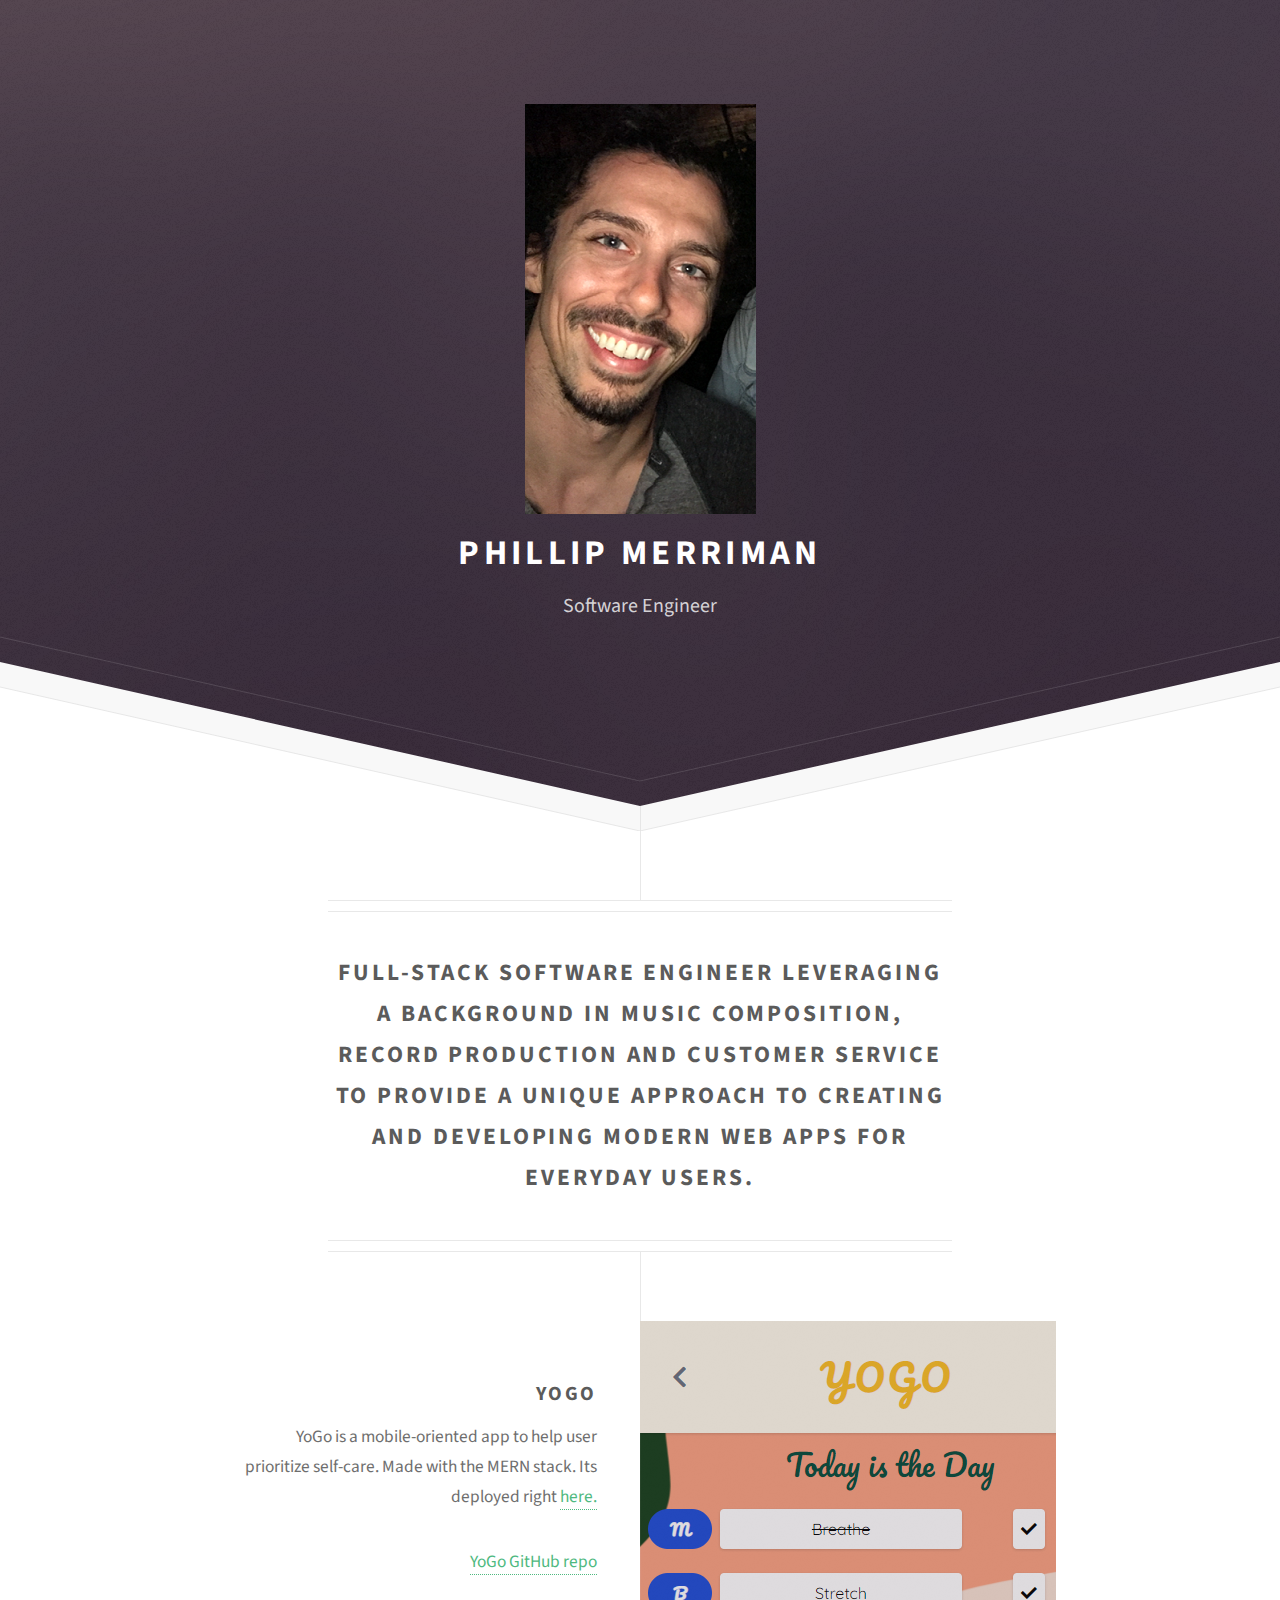
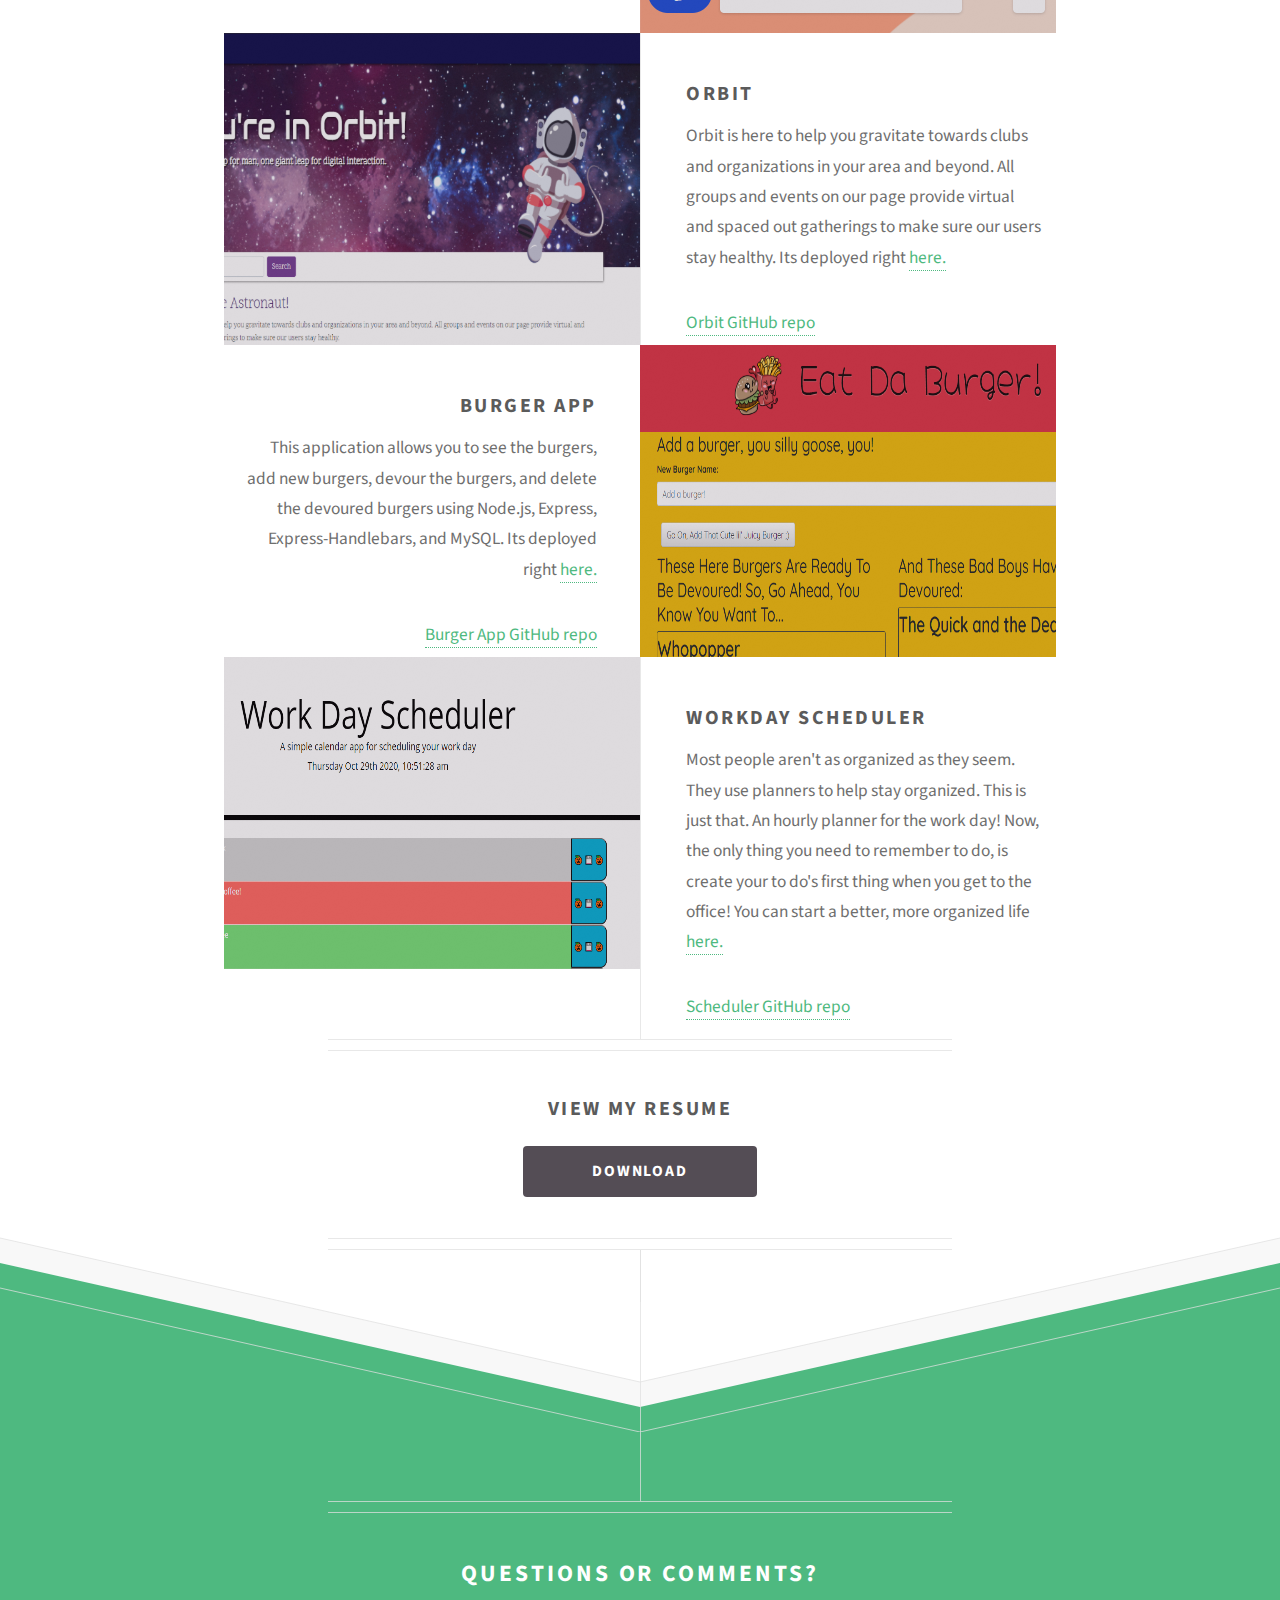
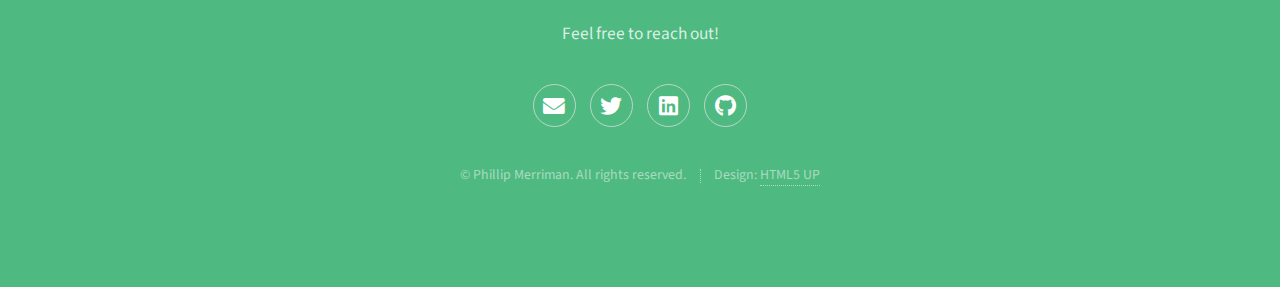
<file: index.html>
<!DOCTYPE HTML>
<!--
	Directive by HTML5 UP
	html5up.net | @ajlkn
	Free for personal and commercial use under the CCA 3.0 license (html5up.net/license)
-->
<html>
	<head>
		<title>PHILLIP MERRIMAN</title>
		<meta charset="utf-8" />
		<meta name="viewport" content="width=device-width, initial-scale=1, user-scalable=no" />
		<link rel="stylesheet" href="assets/css/main.css" />
	</head>
	<body class="is-preload">

		<!-- Header -->
			<!-- <img src="./images/nasa-rTZW4f02zY8-unsplash.jpg" alt="" style="width: 1920px; height: 1080px"> -->
			<div id="header">
				<img src="./images/IMG_42432.png" alt="A photo of me" />
				<h1>Phillip Merriman</h1>
				<p>Software Engineer</p>
			</div>
			<!-- I am a software engineer currently living near Minneapolis, Minnesota. After touring the world in a heavy metal band for a few years, I changed my sights from performance to composition for video games and film. While in that industry, I quickly saw how much learning to code would help myself and my clients. As a student at the <a href="https://bootcamp.umn.edu/coding/landing-ftpt/?s=Google-Brand_RFull_&msg_cv_scta=4&msg_cv_stbn=1&msg_cv_fcta=1&fqvar1=3&pkw=u%20of%20m%20coding%20bootcamp&pcrid=463322140753&pmt=e&utm_source=google&utm_medium=cpc&utm_campaign=GGL%7CUNIVERSITY-OF-MINNESOTA%7CSEM%7CCODING%7C-%7COFL%7C_RFull_%7CALL%7CBRD%7CEXACT%7CCore%7CBootcamp&utm_term=u%20of%20m%20coding%20bootcamp&s=google&k=u%20of%20m%20coding%20bootcamp&utm_adgroupid=110389094082&utm_locationphysicalms=9020136&utm_matchtype=e&utm_network=g&utm_device=c&utm_content=463322140753&utm_placement=&gclid=CjwKCAjwiOv7BRBREiwAXHbv3L1-ySidfeYODtB2elLGz9LS9RXyPwU-fj4MYQJ3_M0NWq0N2xOpxRoCKSQQAvD_BwE&gclsrc=aw.ds" target="_blank">University of MN coding boot camp</a>, I'm stoked to have begun the journey towards my new career! -->

		<!-- Main -->
			<div id="main">

				<header class="major container medium">
					<h2>Full-Stack Software Engineer leveraging a background in music composition, record production and customer service to provide a unique approach to creating
						and developing modern web apps for everyday users.
					</h2>
					<!--
					<p>Tellus erat mauris ipsum fermentum<br />
					etiam vivamus nunc nibh morbi.</p>
					-->
				</header>

				<div class="box alt container">
					<section class="feature right">
						<a href="https://yogood.herokuapp.com/" target="_blank" class="image icon solid"><img src="./images/yogo-screenshot.png" alt="yogo screenshot" style="width:500px; height:500px;" /></a>
						<div class="content">
							<h3>YoGo</h3>
							<p>YoGo is a mobile-oriented app to help user prioritize self-care. Made with the MERN stack. Its deployed right <a href="https://yogood.herokuapp.com/" target="_blank">here.</a>
							</p>
							<p>
								<a href="https://github.com/phillipmerriman/YoGo" target="_blank">YoGo GitHub repo</a>
							  </p>
						</div>
					</section>
					<section class="feature left">
						<a href="https://wereinorbit.herokuapp.com/" target="_blank" class="image icon solid"><img src="./images/orbit-1-700-500.PNG" alt="orbit screenshot" style="width:500px;height:500px;" /></a>
						<div class="content">
							<h3>ORBIT</h3>
							<p>Orbit is here to help you gravitate towards clubs and organizations in your area and beyond. All groups and events on our page provide virtual and spaced out gatherings to make sure our users stay healthy. Its deployed right <a href="https://wereinorbit.herokuapp.com/" target="_blank">here.</a></p>
							<p>
								<a href="https://github.com/phillipmerriman/orbit" target="_blank">Orbit GitHub repo</a>
							  </p>
						</div>
					</section>
					<section class="feature right">
						<a href="https://cryptic-brushlands-50652.herokuapp.com/" target="_blank" class="image icon solid"><img src="images/burger-app-screenshot.PNG" alt="burger app screenshot" style="width:500px;height:500px;" /></a>
						<div class="content">
							<h3>BURGER APP</h3>
							<p>This application allows you to see the burgers, add new burgers, devour the burgers, and delete the devoured burgers using Node.js,    Express, Express-Handlebars, and MySQL. Its deployed right <a href="https://cryptic-brushlands-50652.herokuapp.com/" target="_blank">here.</a>
							</p>
							<p>
								<a href="https://github.com/phillipmerriman/burgerapp" target="_blank">Burger App GitHub repo</a>
							  </p>
						</div>
					</section>
					<section class="feature left">
						<a href="https://phillipmerriman.github.io/Day-Planner-1/" target="_blank" class="image icon solid"><img src="images/work-day-scheduler-1.png" alt="day scheduler screenshot" style="width:500px;height:500px;" /></a>
						<div class="content">
							<h3>WORKDAY SCHEDULER</h3>
							<p>
                                Most people aren't as organized as they seem. They use planners to help stay organized. This is just that. An hourly planner for the work day! Now, the only thing you need to remember to do, is create your to do's first thing when you get to the office! You can start a better, more organized life <a href="https://phillipmerriman.github.io/Day-Planner-1/" target="_blank">here.</a>
                              </p>
                              <p>
                                <a href="https://github.com/phillipmerriman/Day-Planner-1" target="_blank">Scheduler GitHub repo</a>
                              </p>
						</div>
					</section>
				</div>

				<!--
				<div class="box container">
					<header>
						<h2>A lot of generic stuff</h2>
					</header>
					<section>
						<header>
							<h3>Paragraph</h3>
							<p>This is the subtitle for this particular heading</p>
						</header>
						<p>Phasellus nisl nisl, varius id <sup>porttitor sed pellentesque</sup> ac orci. Pellentesque
						habitant <strong>strong</strong> tristique <b>bold</b> et netus <i>italic</i> malesuada <em>emphasized</em> ac turpis egestas. Morbi
						leo suscipit ut. Praesent <sub>id turpis vitae</sub> turpis pretium ultricies. Vestibulum sit
						amet risus elit.</p>
					</section>
					<section>
						<header>
							<h3>Blockquote</h3>
						</header>
						<blockquote>Fringilla nisl. Donec accumsan interdum nisi, quis tincidunt felis sagittis eget.
						tempus euismod. Vestibulum ante ipsum primis in faucibus.</blockquote>
					</section>
					<section>
						<header>
							<h3>Divider</h3>
						</header>
						<p>Donec consectetur vestibulum dolor et pulvinar. Etiam vel felis enim, at viverra
						ligula. Ut porttitor sagittis lorem, quis eleifend nisi ornare vel. Praesent nec orci
						facilisis leo magna. Cras sit amet urna eros, id egestas urna. Quisque aliquam
						tempus euismod. Vestibulum ante ipsum primis in faucibus orci luctus et ultrices
						posuere cubilia.</p>
						<hr />
						<p>Donec consectetur vestibulum dolor et pulvinar. Etiam vel felis enim, at viverra
						ligula. Ut porttitor sagittis lorem, quis eleifend nisi ornare vel. Praesent nec orci
						facilisis leo magna. Cras sit amet urna eros, id egestas urna. Quisque aliquam
						tempus euismod. Vestibulum ante ipsum primis in faucibus orci luctus et ultrices
						posuere cubilia.</p>
					</section>
					<section>
						<header>
							<h3>Unordered List</h3>
						</header>
						<ul class="default">
							<li>Donec consectetur vestibulum dolor et pulvinar. Etiam vel felis enim, at viverra ligula. Ut porttitor sagittis lorem, quis eleifend nisi ornare vel.</li>
							<li>Donec consectetur vestibulum dolor et pulvinar. Etiam vel felis enim, at viverra ligula. Ut porttitor sagittis lorem, quis eleifend nisi ornare vel.</li>
							<li>Donec consectetur vestibulum dolor et pulvinar. Etiam vel felis enim, at viverra ligula. Ut porttitor sagittis lorem, quis eleifend nisi ornare vel.</li>
							<li>Donec consectetur vestibulum dolor et pulvinar. Etiam vel felis enim, at viverra ligula. Ut porttitor sagittis lorem, quis eleifend nisi ornare vel.</li>
						</ul>
					</section>
					<section>
						<header>
							<h3>Ordered List</h3>
						</header>
						<ol class="default">
							<li>Donec consectetur vestibulum dolor et pulvinar. Etiam vel felis enim, at viverra ligula. Ut porttitor sagittis lorem, quis eleifend nisi ornare vel.</li>
							<li>Donec consectetur vestibulum dolor et pulvinar. Etiam vel felis enim, at viverra ligula. Ut porttitor sagittis lorem, quis eleifend nisi ornare vel.</li>
							<li>Donec consectetur vestibulum dolor et pulvinar. Etiam vel felis enim, at viverra ligula. Ut porttitor sagittis lorem, quis eleifend nisi ornare vel.</li>
							<li>Donec consectetur vestibulum dolor et pulvinar. Etiam vel felis enim, at viverra ligula. Ut porttitor sagittis lorem, quis eleifend nisi ornare vel.</li>
						</ol>
					</section>
					<section>
						<header>
							<h3>Table</h3>
						</header>
						<div class="table-wrapper">
							<table class="default">
								<thead>
									<tr>
										<th>ID</th>
										<th>Name</th>
										<th>Description</th>
										<th>Price</th>
									</tr>
								</thead>
								<tbody>
									<tr>
										<td>45815</td>
										<td>Something</td>
										<td>Ut porttitor sagittis lorem, quis eleifend nisi ornare vel.</td>
										<td>29.99</td>
									</tr>
									<tr>
										<td>24524</td>
										<td>Nothing</td>
										<td>Ut porttitor sagittis lorem, quis eleifend nisi ornare vel.</td>
										<td>19.99</td>
									</tr>
									<tr>
										<td>45815</td>
										<td>Something</td>
										<td>Ut porttitor sagittis lorem, quis eleifend nisi ornare vel.</td>
										<td>29.99</td>
									</tr>
									<tr>
										<td>24524</td>
										<td>Nothing</td>
										<td>Ut porttitor sagittis lorem, quis eleifend nisi ornare vel.</td>
										<td>19.99</td>
									</tr>
								</tbody>
								<tfoot>
									<tr>
										<td colspan="3"></td>
										<td>100.00</td>
									</tr>
								</tfoot>
							</table>
						</div>
					</section>
					<section>
						<header>
							<h3>Form</h3>
						</header>
						<form method="post" action="#">
							<div class="row">
								<div class="col-6 col-12-mobilep">
									<label for="name">Name</label>
									<input class="text" type="text" name="name" id="name" value="" placeholder="John Doe" />
								</div>
								<div class="col-6 col-12-mobilep">
									<label for="email">Email</label>
									<input class="text" type="text" name="email" id="email" value="" placeholder="johndoe@domain.tld" />
								</div>
								<div class="col-12">
									<label for="subject">Subject</label>
									<input class="text" type="text" name="subject" id="subject" value="" placeholder="Enter your subject" />
								</div>
								<div class="col-12">
									<label for="subject">Message</label>
									<textarea name="message" id="message" placeholder="Enter your message" rows="6"></textarea>
								</div>
								<div class="col-12">
									<ul class="actions special">
										<li><input type="submit" value="Send" /></li>
										<li><input type="reset" value="Reset" class="alt" /></li>
									</ul>
								</div>
							</div>
						</form>
					</section>
				</div>
				-->

				<footer class="major container medium">
					<h3>View My Resume</h3>
					<ul class="actions special">
						<li><a href="images/phillip-merriman-resume-digital-2021-04-06.pdf" target="_blank" class="button">Download</a></li>
					</ul>
				</footer>

			</div>

		<!-- Footer -->
			<div id="footer">
				<div class="container medium">

					<header class="major last">
						<h2>Questions or comments?</h2>
					</header>

					<p>Feel free to reach out!</p>

					<!-- <form method="post" action="mailto:phillipmerriman@gmail.com">
						<div class="row">
							<div class="col-6 col-12-mobilep">
								<input type="text" name="name" placeholder="Name" />
							</div>
							<div class="col-6 col-12-mobilep">
								<input type="email" name="email" placeholder="Email" />
							</div>
							<div class="col-12">
								<textarea name="message" placeholder="Message" rows="6"></textarea>
							</div>
							<div class="col-12">
								<ul class="actions special">
									<li><input type="submit" value="Send Message" /></li>
								</ul>
							</div>
						</div>
					</form> -->

					<ul class="icons">
						<li><a href="mailto:phillipmerriman@gmail.com" target="_blank" class="icon solid fa-envelope"><span class="label">Email</span></a></li>
						<li><a href="https://twitter.com/pm_merriman" target="_blank" class="icon brands fa-twitter"><span class="label">Twitter</span></a></li>
						<li><a href="https://www.linkedin.com/in/phillip-merriman-jr-62227485/" target="_blank" class="icon brands fa-linkedin"><span class="label">Linkedin</span></a></li>
						<!-- <li><a href="#" class="icon brands fa-instagram"><span class="label">Instagram</span></a></li> -->
						<li><a href="https://github.com/phillipmerriman" target="_blank" class="icon brands fa-github"><span class="label">Github</span></a></li>
						<!-- <li><a href="#" class="icon brands fa-dribbble"><span class="label">Dribbble</span></a></li> -->
					</ul>

					<ul class="copyright">
						<li>&copy; Phillip Merriman. All rights reserved.</li><li>Design: <a href="http://html5up.net">HTML5 UP</a></li>
					</ul>

				</div>
			</div>

		<!-- Scripts -->
			<script src="assets/js/jquery.min.js"></script>
			<script src="assets/js/browser.min.js"></script>
			<script src="assets/js/breakpoints.min.js"></script>
			<script src="assets/js/util.js"></script>
			<script src="assets/js/main.js"></script>

	</body>
</html>
</file>
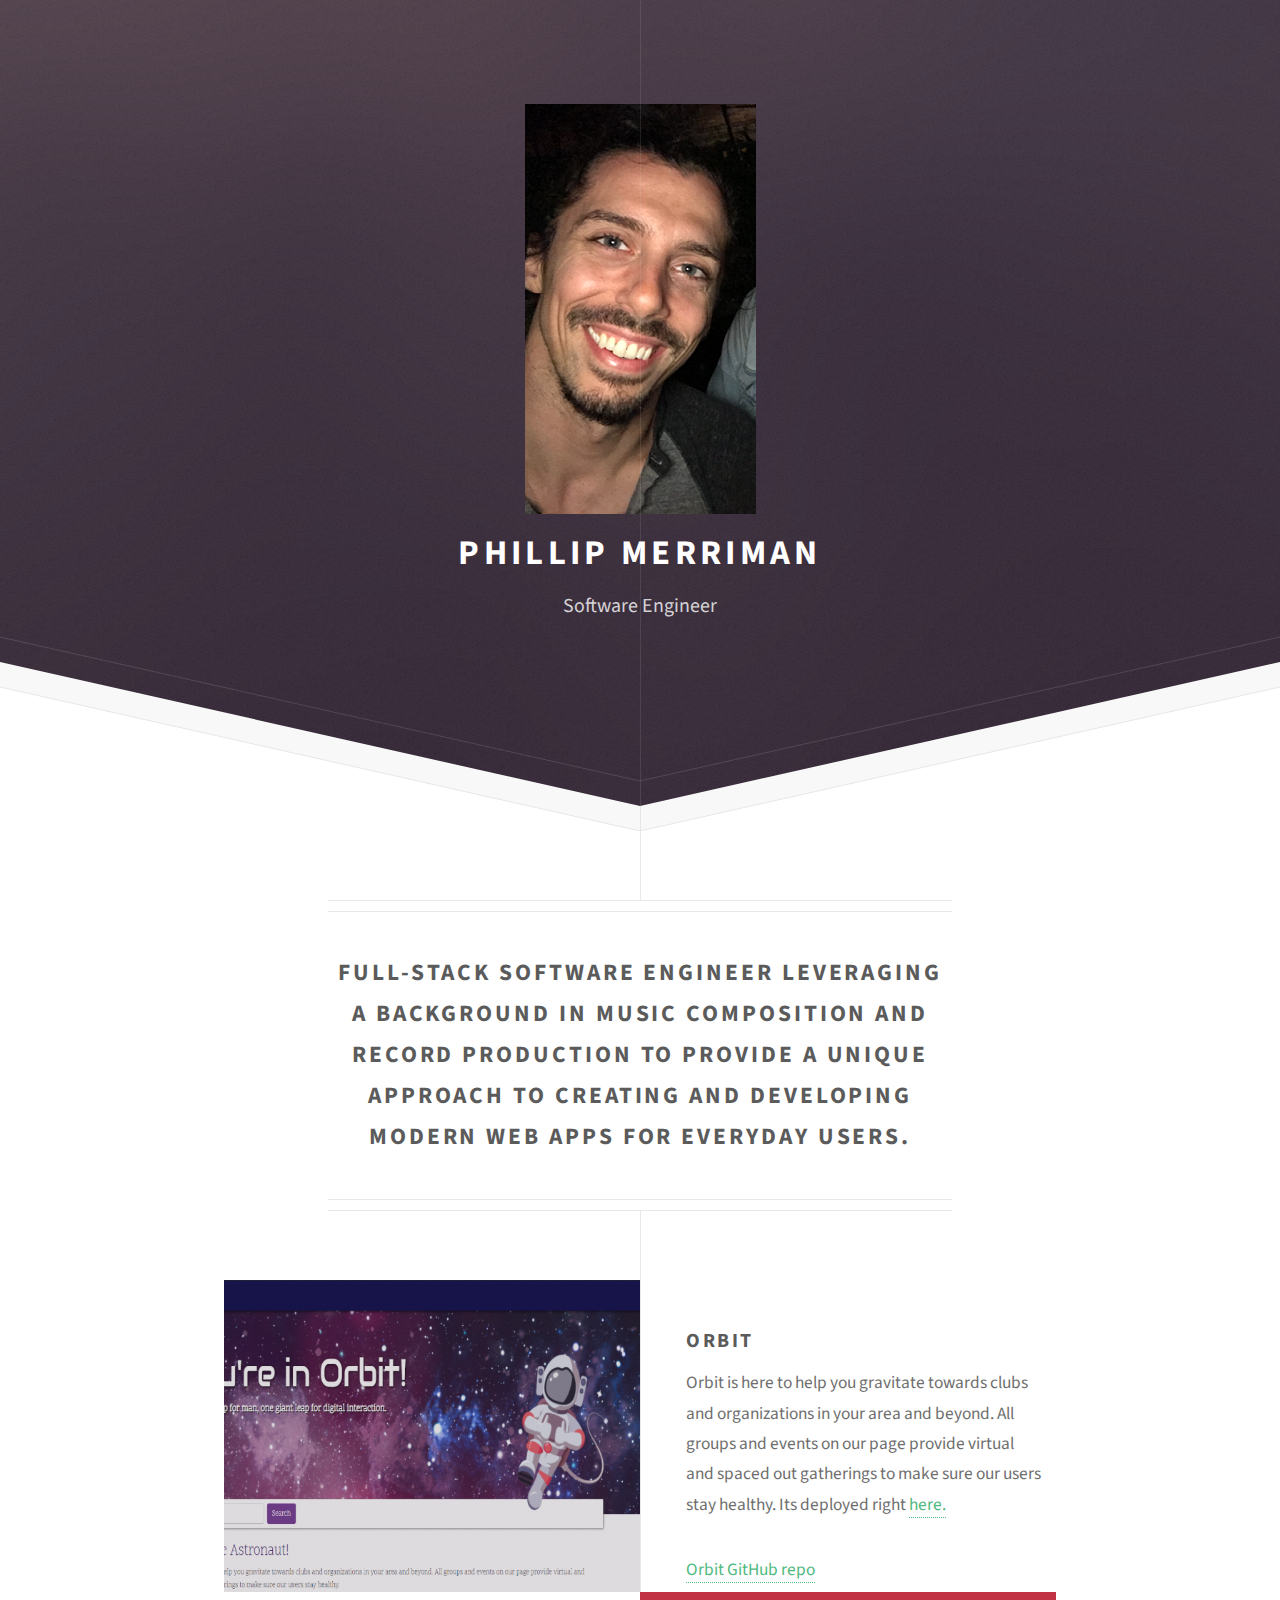
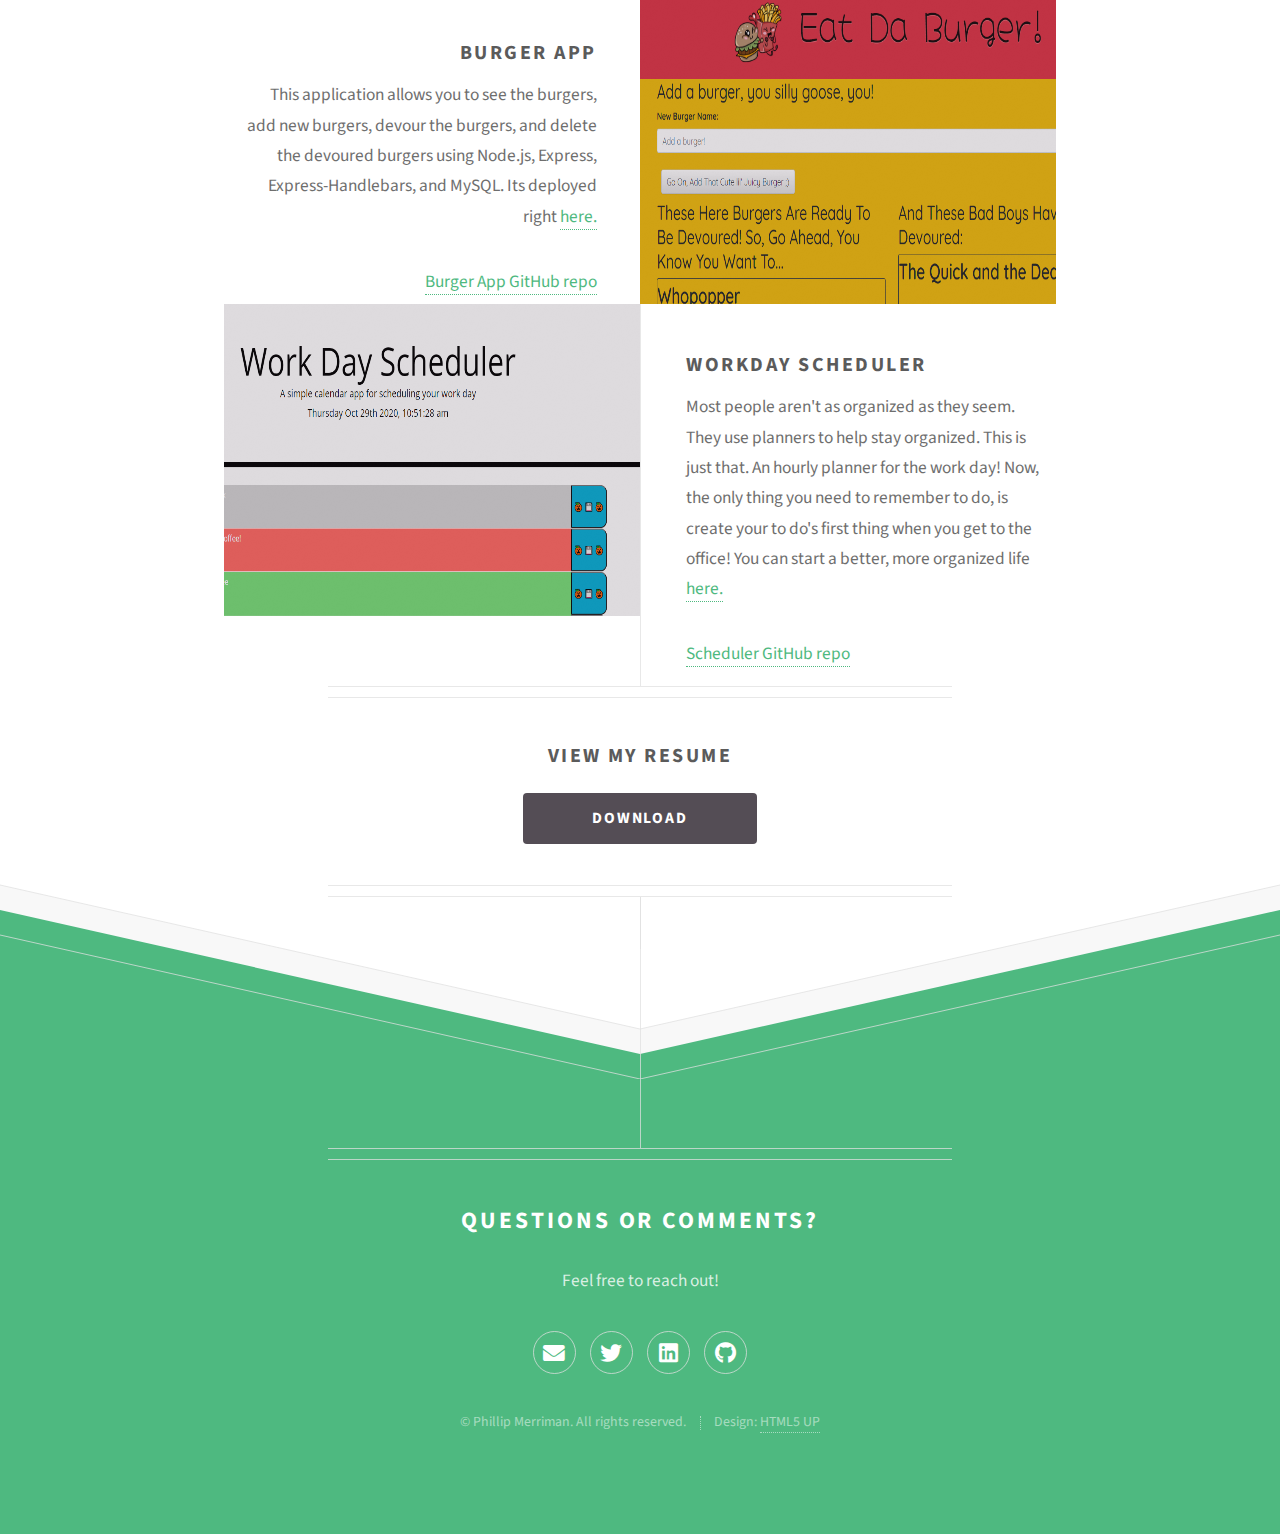
<file: html5up-directive/index.html>
<!DOCTYPE HTML>
<!--
	Directive by HTML5 UP
	html5up.net | @ajlkn
	Free for personal and commercial use under the CCA 3.0 license (html5up.net/license)
-->
<html>
	<head>
		<title>PHILLIP MERRIMAN</title>
		<meta charset="utf-8" />
		<meta name="viewport" content="width=device-width, initial-scale=1, user-scalable=no" />
		<link rel="stylesheet" href="assets/css/main.css" />
	</head>
	<body class="is-preload">

		<!-- Header -->
			<!-- <img src="./images/nasa-rTZW4f02zY8-unsplash.jpg" alt="" style="width: 1920px; height: 1080px"> -->
			<div id="header">
				<img src="./images/IMG_42432.png" alt="A photo of me" />
				<h1>Phillip Merriman</h1>
				<p>Software Engineer</p>
			</div>
			<!-- I am a software engineer currently living near Minneapolis, Minnesota. After touring the world in a heavy metal band for a few years, I changed my sights from performance to composition for video games and film. While in that industry, I quickly saw how much learning to code would help myself and my clients. As a student at the <a href="https://bootcamp.umn.edu/coding/landing-ftpt/?s=Google-Brand_RFull_&msg_cv_scta=4&msg_cv_stbn=1&msg_cv_fcta=1&fqvar1=3&pkw=u%20of%20m%20coding%20bootcamp&pcrid=463322140753&pmt=e&utm_source=google&utm_medium=cpc&utm_campaign=GGL%7CUNIVERSITY-OF-MINNESOTA%7CSEM%7CCODING%7C-%7COFL%7C_RFull_%7CALL%7CBRD%7CEXACT%7CCore%7CBootcamp&utm_term=u%20of%20m%20coding%20bootcamp&s=google&k=u%20of%20m%20coding%20bootcamp&utm_adgroupid=110389094082&utm_locationphysicalms=9020136&utm_matchtype=e&utm_network=g&utm_device=c&utm_content=463322140753&utm_placement=&gclid=CjwKCAjwiOv7BRBREiwAXHbv3L1-ySidfeYODtB2elLGz9LS9RXyPwU-fj4MYQJ3_M0NWq0N2xOpxRoCKSQQAvD_BwE&gclsrc=aw.ds" target="_blank">University of MN coding boot camp</a>, I'm stoked to have begun the journey towards my new career! -->

		<!-- Main -->
			<div id="main">

				<header class="major container medium">
					<h2>Full-Stack Software Engineer leveraging a background in music composition and record production to provide a unique approach to creating
						and developing modern web apps for everyday users.
					</h2>
					<!--
					<p>Tellus erat mauris ipsum fermentum<br />
					etiam vivamus nunc nibh morbi.</p>
					-->
				</header>

				<div class="box alt container">
					<section class="feature left">
						<a href="https://wereinorbit.herokuapp.com/" target="_blank" class="image icon solid"><img src="./images/orbit-1-700-500.PNG" alt="" style="width:500px;height:500px;" /></a>
						<div class="content">
							<h3>ORBIT</h3>
							<p>Orbit is here to help you gravitate towards clubs and organizations in your area and beyond. All groups and events on our page provide virtual and spaced out gatherings to make sure our users stay healthy. Its deployed right <a href="https://wereinorbit.herokuapp.com/" target="_blank">here.</a></p>
							<p>
								<a href="https://github.com/phillipmerriman/orbit" target="_blank">Orbit GitHub repo</a>
							  </p>
						</div>
					</section>
					<section class="feature right">
						<a href="https://cryptic-brushlands-50652.herokuapp.com/" target="_blank" class="image icon solid"><img src="images/burger-app-screenshot.PNG" alt="" style="width:500px;height:500px;" /></a>
						<div class="content">
							<h3>BURGER APP</h3>
							<p>This application allows you to see the burgers, add new burgers, devour the burgers, and delete the devoured burgers using Node.js,    Express, Express-Handlebars, and MySQL. Its deployed right <a href="https://cryptic-brushlands-50652.herokuapp.com/" target="_blank">here.</a>
							</p>
							<p>
								<a href="https://github.com/phillipmerriman/burgerapp" target="_blank">Burger App GitHub repo</a>
							  </p>
						</div>
					</section>
					<section class="feature left">
						<a href="https://phillipmerriman.github.io/Weather-Dashboard-1/" target="_blank" class="image icon solid"><img src="images/work-day-scheduler-1.png" alt="" style="width:500px;height:500px;" /></a>
						<div class="content">
							<h3>WORKDAY SCHEDULER</h3>
							<p>
                                Most people aren't as organized as they seem. They use planners to help stay organized. This is just that. An hourly planner for the work day! Now, the only thing you need to remember to do, is create your to do's first thing when you get to the office! You can start a better, more organized life <a href="https://phillipmerriman.github.io/Day-Planner-1/" target="_blank">here.</a>
                              </p>
                              <p>
                                <a href="https://github.com/phillipmerriman/Day-Planner-1" target="_blank">Scheduler GitHub repo</a>
                              </p>
						</div>
					</section>
				</div>

				<!--
				<div class="box container">
					<header>
						<h2>A lot of generic stuff</h2>
					</header>
					<section>
						<header>
							<h3>Paragraph</h3>
							<p>This is the subtitle for this particular heading</p>
						</header>
						<p>Phasellus nisl nisl, varius id <sup>porttitor sed pellentesque</sup> ac orci. Pellentesque
						habitant <strong>strong</strong> tristique <b>bold</b> et netus <i>italic</i> malesuada <em>emphasized</em> ac turpis egestas. Morbi
						leo suscipit ut. Praesent <sub>id turpis vitae</sub> turpis pretium ultricies. Vestibulum sit
						amet risus elit.</p>
					</section>
					<section>
						<header>
							<h3>Blockquote</h3>
						</header>
						<blockquote>Fringilla nisl. Donec accumsan interdum nisi, quis tincidunt felis sagittis eget.
						tempus euismod. Vestibulum ante ipsum primis in faucibus.</blockquote>
					</section>
					<section>
						<header>
							<h3>Divider</h3>
						</header>
						<p>Donec consectetur vestibulum dolor et pulvinar. Etiam vel felis enim, at viverra
						ligula. Ut porttitor sagittis lorem, quis eleifend nisi ornare vel. Praesent nec orci
						facilisis leo magna. Cras sit amet urna eros, id egestas urna. Quisque aliquam
						tempus euismod. Vestibulum ante ipsum primis in faucibus orci luctus et ultrices
						posuere cubilia.</p>
						<hr />
						<p>Donec consectetur vestibulum dolor et pulvinar. Etiam vel felis enim, at viverra
						ligula. Ut porttitor sagittis lorem, quis eleifend nisi ornare vel. Praesent nec orci
						facilisis leo magna. Cras sit amet urna eros, id egestas urna. Quisque aliquam
						tempus euismod. Vestibulum ante ipsum primis in faucibus orci luctus et ultrices
						posuere cubilia.</p>
					</section>
					<section>
						<header>
							<h3>Unordered List</h3>
						</header>
						<ul class="default">
							<li>Donec consectetur vestibulum dolor et pulvinar. Etiam vel felis enim, at viverra ligula. Ut porttitor sagittis lorem, quis eleifend nisi ornare vel.</li>
							<li>Donec consectetur vestibulum dolor et pulvinar. Etiam vel felis enim, at viverra ligula. Ut porttitor sagittis lorem, quis eleifend nisi ornare vel.</li>
							<li>Donec consectetur vestibulum dolor et pulvinar. Etiam vel felis enim, at viverra ligula. Ut porttitor sagittis lorem, quis eleifend nisi ornare vel.</li>
							<li>Donec consectetur vestibulum dolor et pulvinar. Etiam vel felis enim, at viverra ligula. Ut porttitor sagittis lorem, quis eleifend nisi ornare vel.</li>
						</ul>
					</section>
					<section>
						<header>
							<h3>Ordered List</h3>
						</header>
						<ol class="default">
							<li>Donec consectetur vestibulum dolor et pulvinar. Etiam vel felis enim, at viverra ligula. Ut porttitor sagittis lorem, quis eleifend nisi ornare vel.</li>
							<li>Donec consectetur vestibulum dolor et pulvinar. Etiam vel felis enim, at viverra ligula. Ut porttitor sagittis lorem, quis eleifend nisi ornare vel.</li>
							<li>Donec consectetur vestibulum dolor et pulvinar. Etiam vel felis enim, at viverra ligula. Ut porttitor sagittis lorem, quis eleifend nisi ornare vel.</li>
							<li>Donec consectetur vestibulum dolor et pulvinar. Etiam vel felis enim, at viverra ligula. Ut porttitor sagittis lorem, quis eleifend nisi ornare vel.</li>
						</ol>
					</section>
					<section>
						<header>
							<h3>Table</h3>
						</header>
						<div class="table-wrapper">
							<table class="default">
								<thead>
									<tr>
										<th>ID</th>
										<th>Name</th>
										<th>Description</th>
										<th>Price</th>
									</tr>
								</thead>
								<tbody>
									<tr>
										<td>45815</td>
										<td>Something</td>
										<td>Ut porttitor sagittis lorem, quis eleifend nisi ornare vel.</td>
										<td>29.99</td>
									</tr>
									<tr>
										<td>24524</td>
										<td>Nothing</td>
										<td>Ut porttitor sagittis lorem, quis eleifend nisi ornare vel.</td>
										<td>19.99</td>
									</tr>
									<tr>
										<td>45815</td>
										<td>Something</td>
										<td>Ut porttitor sagittis lorem, quis eleifend nisi ornare vel.</td>
										<td>29.99</td>
									</tr>
									<tr>
										<td>24524</td>
										<td>Nothing</td>
										<td>Ut porttitor sagittis lorem, quis eleifend nisi ornare vel.</td>
										<td>19.99</td>
									</tr>
								</tbody>
								<tfoot>
									<tr>
										<td colspan="3"></td>
										<td>100.00</td>
									</tr>
								</tfoot>
							</table>
						</div>
					</section>
					<section>
						<header>
							<h3>Form</h3>
						</header>
						<form method="post" action="#">
							<div class="row">
								<div class="col-6 col-12-mobilep">
									<label for="name">Name</label>
									<input class="text" type="text" name="name" id="name" value="" placeholder="John Doe" />
								</div>
								<div class="col-6 col-12-mobilep">
									<label for="email">Email</label>
									<input class="text" type="text" name="email" id="email" value="" placeholder="johndoe@domain.tld" />
								</div>
								<div class="col-12">
									<label for="subject">Subject</label>
									<input class="text" type="text" name="subject" id="subject" value="" placeholder="Enter your subject" />
								</div>
								<div class="col-12">
									<label for="subject">Message</label>
									<textarea name="message" id="message" placeholder="Enter your message" rows="6"></textarea>
								</div>
								<div class="col-12">
									<ul class="actions special">
										<li><input type="submit" value="Send" /></li>
										<li><input type="reset" value="Reset" class="alt" /></li>
									</ul>
								</div>
							</div>
						</form>
					</section>
				</div>
				-->

				<footer class="major container medium">
					<h3>View My Resume</h3>
					<ul class="actions special">
						<li><a href="images/phillipmerriman-resume-2021-02-02.pdf" target="_blank" class="button">Download</a></li>
					</ul>
				</footer>

			</div>

		<!-- Footer -->
			<div id="footer">
				<div class="container medium">

					<header class="major last">
						<h2>Questions or comments?</h2>
					</header>

					<p>Feel free to reach out!</p>

					<!-- <form method="post" action="mailto:phillipmerriman@gmail.com">
						<div class="row">
							<div class="col-6 col-12-mobilep">
								<input type="text" name="name" placeholder="Name" />
							</div>
							<div class="col-6 col-12-mobilep">
								<input type="email" name="email" placeholder="Email" />
							</div>
							<div class="col-12">
								<textarea name="message" placeholder="Message" rows="6"></textarea>
							</div>
							<div class="col-12">
								<ul class="actions special">
									<li><input type="submit" value="Send Message" /></li>
								</ul>
							</div>
						</div>
					</form> -->

					<ul class="icons">
						<li><a href="mailto:phillipmerriman@gmail.com" target="_blank" class="icon solid fa-envelope"><span class="label">Email</span></a></li>
						<li><a href="https://twitter.com/pm_merriman" target="_blank" class="icon brands fa-twitter"><span class="label">Twitter</span></a></li>
						<li><a href="https://www.linkedin.com/in/phillip-merriman-jr-62227485/" target="_blank" class="icon brands fa-linkedin"><span class="label">Linkedin</span></a></li>
						<!-- <li><a href="#" class="icon brands fa-instagram"><span class="label">Instagram</span></a></li> -->
						<li><a href="https://github.com/phillipmerriman" target="_blank" class="icon brands fa-github"><span class="label">Github</span></a></li>
						<!-- <li><a href="#" class="icon brands fa-dribbble"><span class="label">Dribbble</span></a></li> -->
					</ul>

					<ul class="copyright">
						<li>&copy; Phillip Merriman. All rights reserved.</li><li>Design: <a href="http://html5up.net">HTML5 UP</a></li>
					</ul>

				</div>
			</div>

		<!-- Scripts -->
			<script src="assets/js/jquery.min.js"></script>
			<script src="assets/js/browser.min.js"></script>
			<script src="assets/js/breakpoints.min.js"></script>
			<script src="assets/js/util.js"></script>
			<script src="assets/js/main.js"></script>

	</body>
</html>
</file>
<file: assets/css/main.css>
@import url("fontawesome-all.min.css");
@import url("https://fonts.googleapis.com/css?family=Source+Sans+Pro:300,300italic,400,400italic,600,600italic,700,700italic");

/*
	Directive by HTML5 UP
	html5up.net | @ajlkn
	Free for personal and commercial use under the CCA 3.0 license (html5up.net/license)
*/

html, body, div, span, applet, object,
iframe, h1, h2, h3, h4, h5, h6, p, blockquote,
pre, a, abbr, acronym, address, big, cite,
code, del, dfn, em, img, ins, kbd, q, s, samp,
small, strike, strong, sub, sup, tt, var, b,
u, i, center, dl, dt, dd, ol, ul, li, fieldset,
form, label, legend, table, caption, tbody,
tfoot, thead, tr, th, td, article, aside,
canvas, details, embed, figure, figcaption,
footer, header, hgroup, menu, nav, output, ruby,
section, summary, time, mark, audio, video {
	margin: 0;
	padding: 0;
	border: 0;
	font-size: 100%;
	font: inherit;
	vertical-align: baseline;}

article, aside, details, figcaption, figure,
footer, header, hgroup, menu, nav, section {
	display: block;}

body {
	line-height: 1;
}

ol, ul {
	list-style: none;
}

blockquote, q {
	quotes: none;
}

	blockquote:before, blockquote:after, q:before, q:after {
		content: '';
		content: none;
	}

table {
	border-collapse: collapse;
	border-spacing: 0;
}

body {
	-webkit-text-size-adjust: none;
}

mark {
	background-color: transparent;
	color: inherit;
}

input::-moz-focus-inner {
	border: 0;
	padding: 0;
}

input, select, textarea {
	-moz-appearance: none;
	-webkit-appearance: none;
	-ms-appearance: none;
	appearance: none;
}

/* Basic */

	html {
		box-sizing: border-box;
	}

	*, *:before, *:after {
		box-sizing: inherit;
	}

	html, body {
		height: 100%;
	}

	body {
		background: #ffffff;
	}

		body.is-preload *, body.is-preload *:before, body.is-preload *:after {
			-moz-animation: none !important;
			-webkit-animation: none !important;
			-ms-animation: none !important;
			animation: none !important;
			-moz-transition: none !important;
			-webkit-transition: none !important;
			-ms-transition: none !important;
			transition: none !important;
		}

	body, input, select, textarea {
		color: #6e6e6e;
		font-family: 'Source Sans Pro', sans-serif;
		font-size: 16pt;
		font-weight: 400;
		line-height: 1.75em;
	}

	a {
		-moz-transition: color 0.2s ease-in-out, border-bottom-color 0.2s ease-in-out;
		-webkit-transition: color 0.2s ease-in-out, border-bottom-color 0.2s ease-in-out;
		-ms-transition: color 0.2s ease-in-out, border-bottom-color 0.2s ease-in-out;
		transition: color 0.2s ease-in-out, border-bottom-color 0.2s ease-in-out;
		border-bottom: dotted 1px;
		color: #4eb980;
		text-decoration: none;
	}

		a:hover {
			border-bottom-color: transparent;
		}

	strong, b {
		font-weight: 600;
		color: #5b5b5b;
	}

	em, i {
		font-style: italic;
	}

	p, ul, ol, dl, table, blockquote, form {
		margin: 0 0 2em 0;
	}

	h1, h2, h3, h4, h5, h6 {
		color: #5b5b5b;
		font-weight: 700;
		letter-spacing: 0.125em;
		line-height: 1.75em;
		margin-bottom: 1em;
		text-transform: uppercase;
		text-align: center;
	}

		h1 a, h2 a, h3 a, h4 a, h5 a, h6 a {
			color: inherit;
			text-decoration: none;
		}

	h2 {
		font-size: 1.75em;
	}

	h3 {
		font-size: 1.5em;
	}

	sub {
		font-size: 0.8em;
		position: relative;
		top: 0.5em;
	}

	sup {
		font-size: 0.8em;
		position: relative;
		top: -0.5em;
	}

	hr {
		border: 0;
		border-top: solid 1px rgba(224, 224, 224, 0.75);
		margin-bottom: 1.5em;
	}

	blockquote {
		border-left: solid 0.5em rgba(224, 224, 224, 0.75);
		font-style: italic;
		padding: 1em 0 1em 2em;
	}

/* Container */

	.container {
		margin: 0 auto;
		max-width: 100%;
		width: 51em;
	}

		.container.medium {
			width: 38.25em;
		}

		@media screen and (max-width: 1280px) {

			.container {
				width: 48em;
			}

				.container.medium {
					width: 36em;
				}

		}

		@media screen and (max-width: 980px) {

			.container {
				width: 95%;
			}

				.container.medium {
					width: 71.25%;
				}

		}

		@media screen and (max-width: 840px) {

			.container {
				width: 95% !important;
			}

		}

		@media screen and (max-width: 736px) {

			.container {
				width: 90% !important;
			}

		}

		@media screen and (max-width: 480px) {

			.container {
				width: 100% !important;
			}

		}

/* Row */

	.row {
		display: flex;
		flex-wrap: wrap;
		box-sizing: border-box;
		align-items: stretch;
	}

		.row > * {
			box-sizing: border-box;
		}

		.row.gtr-uniform > * > :last-child {
			margin-bottom: 0;
		}

		.row.aln-left {
			justify-content: flex-start;
		}

		.row.aln-center {
			justify-content: center;
		}

		.row.aln-right {
			justify-content: flex-end;
		}

		.row.aln-top {
			align-items: flex-start;
		}

		.row.aln-middle {
			align-items: center;
		}

		.row.aln-bottom {
			align-items: flex-end;
		}

		.row > .imp {
			order: -1;
		}

		.row > .col-1 {
			width: 8.33333%;
		}

		.row > .off-1 {
			margin-left: 8.33333%;
		}

		.row > .col-2 {
			width: 16.66667%;
		}

		.row > .off-2 {
			margin-left: 16.66667%;
		}

		.row > .col-3 {
			width: 25%;
		}

		.row > .off-3 {
			margin-left: 25%;
		}

		.row > .col-4 {
			width: 33.33333%;
		}

		.row > .off-4 {
			margin-left: 33.33333%;
		}

		.row > .col-5 {
			width: 41.66667%;
		}

		.row > .off-5 {
			margin-left: 41.66667%;
		}

		.row > .col-6 {
			width: 50%;
		}

		.row > .off-6 {
			margin-left: 50%;
		}

		.row > .col-7 {
			width: 58.33333%;
		}

		.row > .off-7 {
			margin-left: 58.33333%;
		}

		.row > .col-8 {
			width: 66.66667%;
		}

		.row > .off-8 {
			margin-left: 66.66667%;
		}

		.row > .col-9 {
			width: 75%;
		}

		.row > .off-9 {
			margin-left: 75%;
		}

		.row > .col-10 {
			width: 83.33333%;
		}

		.row > .off-10 {
			margin-left: 83.33333%;
		}

		.row > .col-11 {
			width: 91.66667%;
		}

		.row > .off-11 {
			margin-left: 91.66667%;
		}

		.row > .col-12 {
			width: 100%;
		}

		.row > .off-12 {
			margin-left: 100%;
		}

		.row.gtr-0 {
			margin-top: 0px;
			margin-left: 0px;
		}

			.row.gtr-0 > * {
				padding: 0px 0 0 0px;
			}

			.row.gtr-0.gtr-uniform {
				margin-top: 0px;
			}

				.row.gtr-0.gtr-uniform > * {
					padding-top: 0px;
				}

		.row.gtr-25 {
			margin-top: -7.5px;
			margin-left: -7.5px;
		}

			.row.gtr-25 > * {
				padding: 7.5px 0 0 7.5px;
			}

			.row.gtr-25.gtr-uniform {
				margin-top: -7.5px;
			}

				.row.gtr-25.gtr-uniform > * {
					padding-top: 7.5px;
				}

		.row.gtr-50 {
			margin-top: -15px;
			margin-left: -15px;
		}

			.row.gtr-50 > * {
				padding: 15px 0 0 15px;
			}

			.row.gtr-50.gtr-uniform {
				margin-top: -15px;
			}

				.row.gtr-50.gtr-uniform > * {
					padding-top: 15px;
				}

		.row {
			margin-top: -30px;
			margin-left: -30px;
		}

			.row > * {
				padding: 30px 0 0 30px;
			}

			.row.gtr-uniform {
				margin-top: -30px;
			}

				.row.gtr-uniform > * {
					padding-top: 30px;
				}

		.row.gtr-150 {
			margin-top: -45px;
			margin-left: -45px;
		}

			.row.gtr-150 > * {
				padding: 45px 0 0 45px;
			}

			.row.gtr-150.gtr-uniform {
				margin-top: -45px;
			}

				.row.gtr-150.gtr-uniform > * {
					padding-top: 45px;
				}

		.row.gtr-200 {
			margin-top: -60px;
			margin-left: -60px;
		}

			.row.gtr-200 > * {
				padding: 60px 0 0 60px;
			}

			.row.gtr-200.gtr-uniform {
				margin-top: -60px;
			}

				.row.gtr-200.gtr-uniform > * {
					padding-top: 60px;
				}

		@media screen and (max-width: 1680px) {

			.row {
				display: flex;
				flex-wrap: wrap;
				box-sizing: border-box;
				align-items: stretch;
			}

				.row > * {
					box-sizing: border-box;
				}

				.row.gtr-uniform > * > :last-child {
					margin-bottom: 0;
				}

				.row.aln-left {
					justify-content: flex-start;
				}

				.row.aln-center {
					justify-content: center;
				}

				.row.aln-right {
					justify-content: flex-end;
				}

				.row.aln-top {
					align-items: flex-start;
				}

				.row.aln-middle {
					align-items: center;
				}

				.row.aln-bottom {
					align-items: flex-end;
				}

				.row > .imp-wide {
					order: -1;
				}

				.row > .col-1-wide {
					width: 8.33333%;
				}

				.row > .off-1-wide {
					margin-left: 8.33333%;
				}

				.row > .col-2-wide {
					width: 16.66667%;
				}

				.row > .off-2-wide {
					margin-left: 16.66667%;
				}

				.row > .col-3-wide {
					width: 25%;
				}

				.row > .off-3-wide {
					margin-left: 25%;
				}

				.row > .col-4-wide {
					width: 33.33333%;
				}

				.row > .off-4-wide {
					margin-left: 33.33333%;
				}

				.row > .col-5-wide {
					width: 41.66667%;
				}

				.row > .off-5-wide {
					margin-left: 41.66667%;
				}

				.row > .col-6-wide {
					width: 50%;
				}

				.row > .off-6-wide {
					margin-left: 50%;
				}

				.row > .col-7-wide {
					width: 58.33333%;
				}

				.row > .off-7-wide {
					margin-left: 58.33333%;
				}

				.row > .col-8-wide {
					width: 66.66667%;
				}

				.row > .off-8-wide {
					margin-left: 66.66667%;
				}

				.row > .col-9-wide {
					width: 75%;
				}

				.row > .off-9-wide {
					margin-left: 75%;
				}

				.row > .col-10-wide {
					width: 83.33333%;
				}

				.row > .off-10-wide {
					margin-left: 83.33333%;
				}

				.row > .col-11-wide {
					width: 91.66667%;
				}

				.row > .off-11-wide {
					margin-left: 91.66667%;
				}

				.row > .col-12-wide {
					width: 100%;
				}

				.row > .off-12-wide {
					margin-left: 100%;
				}

				.row.gtr-0 {
					margin-top: 0px;
					margin-left: 0px;
				}

					.row.gtr-0 > * {
						padding: 0px 0 0 0px;
					}

					.row.gtr-0.gtr-uniform {
						margin-top: 0px;
					}

						.row.gtr-0.gtr-uniform > * {
							padding-top: 0px;
						}

				.row.gtr-25 {
					margin-top: -7.5px;
					margin-left: -7.5px;
				}

					.row.gtr-25 > * {
						padding: 7.5px 0 0 7.5px;
					}

					.row.gtr-25.gtr-uniform {
						margin-top: -7.5px;
					}

						.row.gtr-25.gtr-uniform > * {
							padding-top: 7.5px;
						}

				.row.gtr-50 {
					margin-top: -15px;
					margin-left: -15px;
				}

					.row.gtr-50 > * {
						padding: 15px 0 0 15px;
					}

					.row.gtr-50.gtr-uniform {
						margin-top: -15px;
					}

						.row.gtr-50.gtr-uniform > * {
							padding-top: 15px;
						}

				.row {
					margin-top: -30px;
					margin-left: -30px;
				}

					.row > * {
						padding: 30px 0 0 30px;
					}

					.row.gtr-uniform {
						margin-top: -30px;
					}

						.row.gtr-uniform > * {
							padding-top: 30px;
						}

				.row.gtr-150 {
					margin-top: -45px;
					margin-left: -45px;
				}

					.row.gtr-150 > * {
						padding: 45px 0 0 45px;
					}

					.row.gtr-150.gtr-uniform {
						margin-top: -45px;
					}

						.row.gtr-150.gtr-uniform > * {
							padding-top: 45px;
						}

				.row.gtr-200 {
					margin-top: -60px;
					margin-left: -60px;
				}

					.row.gtr-200 > * {
						padding: 60px 0 0 60px;
					}

					.row.gtr-200.gtr-uniform {
						margin-top: -60px;
					}

						.row.gtr-200.gtr-uniform > * {
							padding-top: 60px;
						}

		}

		@media screen and (max-width: 1280px) {

			.row {
				display: flex;
				flex-wrap: wrap;
				box-sizing: border-box;
				align-items: stretch;
			}

				.row > * {
					box-sizing: border-box;
				}

				.row.gtr-uniform > * > :last-child {
					margin-bottom: 0;
				}

				.row.aln-left {
					justify-content: flex-start;
				}

				.row.aln-center {
					justify-content: center;
				}

				.row.aln-right {
					justify-content: flex-end;
				}

				.row.aln-top {
					align-items: flex-start;
				}

				.row.aln-middle {
					align-items: center;
				}

				.row.aln-bottom {
					align-items: flex-end;
				}

				.row > .imp-normal {
					order: -1;
				}

				.row > .col-1-normal {
					width: 8.33333%;
				}

				.row > .off-1-normal {
					margin-left: 8.33333%;
				}

				.row > .col-2-normal {
					width: 16.66667%;
				}

				.row > .off-2-normal {
					margin-left: 16.66667%;
				}

				.row > .col-3-normal {
					width: 25%;
				}

				.row > .off-3-normal {
					margin-left: 25%;
				}

				.row > .col-4-normal {
					width: 33.33333%;
				}

				.row > .off-4-normal {
					margin-left: 33.33333%;
				}

				.row > .col-5-normal {
					width: 41.66667%;
				}

				.row > .off-5-normal {
					margin-left: 41.66667%;
				}

				.row > .col-6-normal {
					width: 50%;
				}

				.row > .off-6-normal {
					margin-left: 50%;
				}

				.row > .col-7-normal {
					width: 58.33333%;
				}

				.row > .off-7-normal {
					margin-left: 58.33333%;
				}

				.row > .col-8-normal {
					width: 66.66667%;
				}

				.row > .off-8-normal {
					margin-left: 66.66667%;
				}

				.row > .col-9-normal {
					width: 75%;
				}

				.row > .off-9-normal {
					margin-left: 75%;
				}

				.row > .col-10-normal {
					width: 83.33333%;
				}

				.row > .off-10-normal {
					margin-left: 83.33333%;
				}

				.row > .col-11-normal {
					width: 91.66667%;
				}

				.row > .off-11-normal {
					margin-left: 91.66667%;
				}

				.row > .col-12-normal {
					width: 100%;
				}

				.row > .off-12-normal {
					margin-left: 100%;
				}

				.row.gtr-0 {
					margin-top: 0px;
					margin-left: 0px;
				}

					.row.gtr-0 > * {
						padding: 0px 0 0 0px;
					}

					.row.gtr-0.gtr-uniform {
						margin-top: 0px;
					}

						.row.gtr-0.gtr-uniform > * {
							padding-top: 0px;
						}

				.row.gtr-25 {
					margin-top: -7.5px;
					margin-left: -7.5px;
				}

					.row.gtr-25 > * {
						padding: 7.5px 0 0 7.5px;
					}

					.row.gtr-25.gtr-uniform {
						margin-top: -7.5px;
					}

						.row.gtr-25.gtr-uniform > * {
							padding-top: 7.5px;
						}

				.row.gtr-50 {
					margin-top: -15px;
					margin-left: -15px;
				}

					.row.gtr-50 > * {
						padding: 15px 0 0 15px;
					}

					.row.gtr-50.gtr-uniform {
						margin-top: -15px;
					}

						.row.gtr-50.gtr-uniform > * {
							padding-top: 15px;
						}

				.row {
					margin-top: -30px;
					margin-left: -30px;
				}

					.row > * {
						padding: 30px 0 0 30px;
					}

					.row.gtr-uniform {
						margin-top: -30px;
					}

						.row.gtr-uniform > * {
							padding-top: 30px;
						}

				.row.gtr-150 {
					margin-top: -45px;
					margin-left: -45px;
				}

					.row.gtr-150 > * {
						padding: 45px 0 0 45px;
					}

					.row.gtr-150.gtr-uniform {
						margin-top: -45px;
					}

						.row.gtr-150.gtr-uniform > * {
							padding-top: 45px;
						}

				.row.gtr-200 {
					margin-top: -60px;
					margin-left: -60px;
				}

					.row.gtr-200 > * {
						padding: 60px 0 0 60px;
					}

					.row.gtr-200.gtr-uniform {
						margin-top: -60px;
					}

						.row.gtr-200.gtr-uniform > * {
							padding-top: 60px;
						}

		}

		@media screen and (max-width: 980px) {

			.row {
				display: flex;
				flex-wrap: wrap;
				box-sizing: border-box;
				align-items: stretch;
			}

				.row > * {
					box-sizing: border-box;
				}

				.row.gtr-uniform > * > :last-child {
					margin-bottom: 0;
				}

				.row.aln-left {
					justify-content: flex-start;
				}

				.row.aln-center {
					justify-content: center;
				}

				.row.aln-right {
					justify-content: flex-end;
				}

				.row.aln-top {
					align-items: flex-start;
				}

				.row.aln-middle {
					align-items: center;
				}

				.row.aln-bottom {
					align-items: flex-end;
				}

				.row > .imp-narrow {
					order: -1;
				}

				.row > .col-1-narrow {
					width: 8.33333%;
				}

				.row > .off-1-narrow {
					margin-left: 8.33333%;
				}

				.row > .col-2-narrow {
					width: 16.66667%;
				}

				.row > .off-2-narrow {
					margin-left: 16.66667%;
				}

				.row > .col-3-narrow {
					width: 25%;
				}

				.row > .off-3-narrow {
					margin-left: 25%;
				}

				.row > .col-4-narrow {
					width: 33.33333%;
				}

				.row > .off-4-narrow {
					margin-left: 33.33333%;
				}

				.row > .col-5-narrow {
					width: 41.66667%;
				}

				.row > .off-5-narrow {
					margin-left: 41.66667%;
				}

				.row > .col-6-narrow {
					width: 50%;
				}

				.row > .off-6-narrow {
					margin-left: 50%;
				}

				.row > .col-7-narrow {
					width: 58.33333%;
				}

				.row > .off-7-narrow {
					margin-left: 58.33333%;
				}

				.row > .col-8-narrow {
					width: 66.66667%;
				}

				.row > .off-8-narrow {
					margin-left: 66.66667%;
				}

				.row > .col-9-narrow {
					width: 75%;
				}

				.row > .off-9-narrow {
					margin-left: 75%;
				}

				.row > .col-10-narrow {
					width: 83.33333%;
				}

				.row > .off-10-narrow {
					margin-left: 83.33333%;
				}

				.row > .col-11-narrow {
					width: 91.66667%;
				}

				.row > .off-11-narrow {
					margin-left: 91.66667%;
				}

				.row > .col-12-narrow {
					width: 100%;
				}

				.row > .off-12-narrow {
					margin-left: 100%;
				}

				.row.gtr-0 {
					margin-top: 0px;
					margin-left: 0px;
				}

					.row.gtr-0 > * {
						padding: 0px 0 0 0px;
					}

					.row.gtr-0.gtr-uniform {
						margin-top: 0px;
					}

						.row.gtr-0.gtr-uniform > * {
							padding-top: 0px;
						}

				.row.gtr-25 {
					margin-top: -7.5px;
					margin-left: -7.5px;
				}

					.row.gtr-25 > * {
						padding: 7.5px 0 0 7.5px;
					}

					.row.gtr-25.gtr-uniform {
						margin-top: -7.5px;
					}

						.row.gtr-25.gtr-uniform > * {
							padding-top: 7.5px;
						}

				.row.gtr-50 {
					margin-top: -15px;
					margin-left: -15px;
				}

					.row.gtr-50 > * {
						padding: 15px 0 0 15px;
					}

					.row.gtr-50.gtr-uniform {
						margin-top: -15px;
					}

						.row.gtr-50.gtr-uniform > * {
							padding-top: 15px;
						}

				.row {
					margin-top: -30px;
					margin-left: -30px;
				}

					.row > * {
						padding: 30px 0 0 30px;
					}

					.row.gtr-uniform {
						margin-top: -30px;
					}

						.row.gtr-uniform > * {
							padding-top: 30px;
						}

				.row.gtr-150 {
					margin-top: -45px;
					margin-left: -45px;
				}

					.row.gtr-150 > * {
						padding: 45px 0 0 45px;
					}

					.row.gtr-150.gtr-uniform {
						margin-top: -45px;
					}

						.row.gtr-150.gtr-uniform > * {
							padding-top: 45px;
						}

				.row.gtr-200 {
					margin-top: -60px;
					margin-left: -60px;
				}

					.row.gtr-200 > * {
						padding: 60px 0 0 60px;
					}

					.row.gtr-200.gtr-uniform {
						margin-top: -60px;
					}

						.row.gtr-200.gtr-uniform > * {
							padding-top: 60px;
						}

		}

		@media screen and (max-width: 840px) {

			.row {
				display: flex;
				flex-wrap: wrap;
				box-sizing: border-box;
				align-items: stretch;
			}

				.row > * {
					box-sizing: border-box;
				}

				.row.gtr-uniform > * > :last-child {
					margin-bottom: 0;
				}

				.row.aln-left {
					justify-content: flex-start;
				}

				.row.aln-center {
					justify-content: center;
				}

				.row.aln-right {
					justify-content: flex-end;
				}

				.row.aln-top {
					align-items: flex-start;
				}

				.row.aln-middle {
					align-items: center;
				}

				.row.aln-bottom {
					align-items: flex-end;
				}

				.row > .imp-narrower {
					order: -1;
				}

				.row > .col-1-narrower {
					width: 8.33333%;
				}

				.row > .off-1-narrower {
					margin-left: 8.33333%;
				}

				.row > .col-2-narrower {
					width: 16.66667%;
				}

				.row > .off-2-narrower {
					margin-left: 16.66667%;
				}

				.row > .col-3-narrower {
					width: 25%;
				}

				.row > .off-3-narrower {
					margin-left: 25%;
				}

				.row > .col-4-narrower {
					width: 33.33333%;
				}

				.row > .off-4-narrower {
					margin-left: 33.33333%;
				}

				.row > .col-5-narrower {
					width: 41.66667%;
				}

				.row > .off-5-narrower {
					margin-left: 41.66667%;
				}

				.row > .col-6-narrower {
					width: 50%;
				}

				.row > .off-6-narrower {
					margin-left: 50%;
				}

				.row > .col-7-narrower {
					width: 58.33333%;
				}

				.row > .off-7-narrower {
					margin-left: 58.33333%;
				}

				.row > .col-8-narrower {
					width: 66.66667%;
				}

				.row > .off-8-narrower {
					margin-left: 66.66667%;
				}

				.row > .col-9-narrower {
					width: 75%;
				}

				.row > .off-9-narrower {
					margin-left: 75%;
				}

				.row > .col-10-narrower {
					width: 83.33333%;
				}

				.row > .off-10-narrower {
					margin-left: 83.33333%;
				}

				.row > .col-11-narrower {
					width: 91.66667%;
				}

				.row > .off-11-narrower {
					margin-left: 91.66667%;
				}

				.row > .col-12-narrower {
					width: 100%;
				}

				.row > .off-12-narrower {
					margin-left: 100%;
				}

				.row.gtr-0 {
					margin-top: 0px;
					margin-left: 0px;
				}

					.row.gtr-0 > * {
						padding: 0px 0 0 0px;
					}

					.row.gtr-0.gtr-uniform {
						margin-top: 0px;
					}

						.row.gtr-0.gtr-uniform > * {
							padding-top: 0px;
						}

				.row.gtr-25 {
					margin-top: -5px;
					margin-left: -5px;
				}

					.row.gtr-25 > * {
						padding: 5px 0 0 5px;
					}

					.row.gtr-25.gtr-uniform {
						margin-top: -5px;
					}

						.row.gtr-25.gtr-uniform > * {
							padding-top: 5px;
						}

				.row.gtr-50 {
					margin-top: -10px;
					margin-left: -10px;
				}

					.row.gtr-50 > * {
						padding: 10px 0 0 10px;
					}

					.row.gtr-50.gtr-uniform {
						margin-top: -10px;
					}

						.row.gtr-50.gtr-uniform > * {
							padding-top: 10px;
						}

				.row {
					margin-top: -20px;
					margin-left: -20px;
				}

					.row > * {
						padding: 20px 0 0 20px;
					}

					.row.gtr-uniform {
						margin-top: -20px;
					}

						.row.gtr-uniform > * {
							padding-top: 20px;
						}

				.row.gtr-150 {
					margin-top: -30px;
					margin-left: -30px;
				}

					.row.gtr-150 > * {
						padding: 30px 0 0 30px;
					}

					.row.gtr-150.gtr-uniform {
						margin-top: -30px;
					}

						.row.gtr-150.gtr-uniform > * {
							padding-top: 30px;
						}

				.row.gtr-200 {
					margin-top: -40px;
					margin-left: -40px;
				}

					.row.gtr-200 > * {
						padding: 40px 0 0 40px;
					}

					.row.gtr-200.gtr-uniform {
						margin-top: -40px;
					}

						.row.gtr-200.gtr-uniform > * {
							padding-top: 40px;
						}

		}

		@media screen and (max-width: 736px) {

			.row {
				display: flex;
				flex-wrap: wrap;
				box-sizing: border-box;
				align-items: stretch;
			}

				.row > * {
					box-sizing: border-box;
				}

				.row.gtr-uniform > * > :last-child {
					margin-bottom: 0;
				}

				.row.aln-left {
					justify-content: flex-start;
				}

				.row.aln-center {
					justify-content: center;
				}

				.row.aln-right {
					justify-content: flex-end;
				}

				.row.aln-top {
					align-items: flex-start;
				}

				.row.aln-middle {
					align-items: center;
				}

				.row.aln-bottom {
					align-items: flex-end;
				}

				.row > .imp-mobile {
					order: -1;
				}

				.row > .col-1-mobile {
					width: 8.33333%;
				}

				.row > .off-1-mobile {
					margin-left: 8.33333%;
				}

				.row > .col-2-mobile {
					width: 16.66667%;
				}

				.row > .off-2-mobile {
					margin-left: 16.66667%;
				}

				.row > .col-3-mobile {
					width: 25%;
				}

				.row > .off-3-mobile {
					margin-left: 25%;
				}

				.row > .col-4-mobile {
					width: 33.33333%;
				}

				.row > .off-4-mobile {
					margin-left: 33.33333%;
				}

				.row > .col-5-mobile {
					width: 41.66667%;
				}

				.row > .off-5-mobile {
					margin-left: 41.66667%;
				}

				.row > .col-6-mobile {
					width: 50%;
				}

				.row > .off-6-mobile {
					margin-left: 50%;
				}

				.row > .col-7-mobile {
					width: 58.33333%;
				}

				.row > .off-7-mobile {
					margin-left: 58.33333%;
				}

				.row > .col-8-mobile {
					width: 66.66667%;
				}

				.row > .off-8-mobile {
					margin-left: 66.66667%;
				}

				.row > .col-9-mobile {
					width: 75%;
				}

				.row > .off-9-mobile {
					margin-left: 75%;
				}

				.row > .col-10-mobile {
					width: 83.33333%;
				}

				.row > .off-10-mobile {
					margin-left: 83.33333%;
				}

				.row > .col-11-mobile {
					width: 91.66667%;
				}

				.row > .off-11-mobile {
					margin-left: 91.66667%;
				}

				.row > .col-12-mobile {
					width: 100%;
				}

				.row > .off-12-mobile {
					margin-left: 100%;
				}

				.row.gtr-0 {
					margin-top: 0px;
					margin-left: 0px;
				}

					.row.gtr-0 > * {
						padding: 0px 0 0 0px;
					}

					.row.gtr-0.gtr-uniform {
						margin-top: 0px;
					}

						.row.gtr-0.gtr-uniform > * {
							padding-top: 0px;
						}

				.row.gtr-25 {
					margin-top: -57.5px;
					margin-left: -5px;
				}

					.row.gtr-25 > * {
						padding: 57.5px 0 0 5px;
					}

					.row.gtr-25.gtr-uniform {
						margin-top: -5px;
					}

						.row.gtr-25.gtr-uniform > * {
							padding-top: 5px;
						}

				.row.gtr-50 {
					margin-top: -115px;
					margin-left: -10px;
				}

					.row.gtr-50 > * {
						padding: 115px 0 0 10px;
					}

					.row.gtr-50.gtr-uniform {
						margin-top: -10px;
					}

						.row.gtr-50.gtr-uniform > * {
							padding-top: 10px;
						}

				.row {
					margin-top: -230px;
					margin-left: -20px;
				}

					.row > * {
						padding: 230px 0 0 20px;
					}

					.row.gtr-uniform {
						margin-top: -20px;
					}

						.row.gtr-uniform > * {
							padding-top: 20px;
						}

				.row.gtr-150 {
					margin-top: -345px;
					margin-left: -30px;
				}

					.row.gtr-150 > * {
						padding: 345px 0 0 30px;
					}

					.row.gtr-150.gtr-uniform {
						margin-top: -30px;
					}

						.row.gtr-150.gtr-uniform > * {
							padding-top: 30px;
						}

				.row.gtr-200 {
					margin-top: -460px;
					margin-left: -40px;
				}

					.row.gtr-200 > * {
						padding: 460px 0 0 40px;
					}

					.row.gtr-200.gtr-uniform {
						margin-top: -40px;
					}

						.row.gtr-200.gtr-uniform > * {
							padding-top: 40px;
						}

		}

		@media screen and (max-width: 480px) {

			.row {
				display: flex;
				flex-wrap: wrap;
				box-sizing: border-box;
				align-items: stretch;
			}

				.row > * {
					box-sizing: border-box;
				}

				.row.gtr-uniform > * > :last-child {
					margin-bottom: 0;
				}

				.row.aln-left {
					justify-content: flex-start;
				}

				.row.aln-center {
					justify-content: center;
				}

				.row.aln-right {
					justify-content: flex-end;
				}

				.row.aln-top {
					align-items: flex-start;
				}

				.row.aln-middle {
					align-items: center;
				}

				.row.aln-bottom {
					align-items: flex-end;
				}

				.row > .imp-mobilep {
					order: -1;
				}

				.row > .col-1-mobilep {
					width: 8.33333%;
				}

				.row > .off-1-mobilep {
					margin-left: 8.33333%;
				}

				.row > .col-2-mobilep {
					width: 16.66667%;
				}

				.row > .off-2-mobilep {
					margin-left: 16.66667%;
				}

				.row > .col-3-mobilep {
					width: 25%;
				}

				.row > .off-3-mobilep {
					margin-left: 25%;
				}

				.row > .col-4-mobilep {
					width: 33.33333%;
				}

				.row > .off-4-mobilep {
					margin-left: 33.33333%;
				}

				.row > .col-5-mobilep {
					width: 41.66667%;
				}

				.row > .off-5-mobilep {
					margin-left: 41.66667%;
				}

				.row > .col-6-mobilep {
					width: 50%;
				}

				.row > .off-6-mobilep {
					margin-left: 50%;
				}

				.row > .col-7-mobilep {
					width: 58.33333%;
				}

				.row > .off-7-mobilep {
					margin-left: 58.33333%;
				}

				.row > .col-8-mobilep {
					width: 66.66667%;
				}

				.row > .off-8-mobilep {
					margin-left: 66.66667%;
				}

				.row > .col-9-mobilep {
					width: 75%;
				}

				.row > .off-9-mobilep {
					margin-left: 75%;
				}

				.row > .col-10-mobilep {
					width: 83.33333%;
				}

				.row > .off-10-mobilep {
					margin-left: 83.33333%;
				}

				.row > .col-11-mobilep {
					width: 91.66667%;
				}

				.row > .off-11-mobilep {
					margin-left: 91.66667%;
				}

				.row > .col-12-mobilep {
					width: 100%;
				}

				.row > .off-12-mobilep {
					margin-left: 100%;
				}

				.row.gtr-0 {
					margin-top: 0px;
					margin-left: 0px;
				}

					.row.gtr-0 > * {
						padding: 0px 0 0 0px;
					}

					.row.gtr-0.gtr-uniform {
						margin-top: 0px;
					}

						.row.gtr-0.gtr-uniform > * {
							padding-top: 0px;
						}

				.row.gtr-25 {
					margin-top: -5px;
					margin-left: -5px;
				}

					.row.gtr-25 > * {
						padding: 5px 0 0 5px;
					}

					.row.gtr-25.gtr-uniform {
						margin-top: -5px;
					}

						.row.gtr-25.gtr-uniform > * {
							padding-top: 5px;
						}

				.row.gtr-50 {
					margin-top: -10px;
					margin-left: -10px;
				}

					.row.gtr-50 > * {
						padding: 10px 0 0 10px;
					}

					.row.gtr-50.gtr-uniform {
						margin-top: -10px;
					}

						.row.gtr-50.gtr-uniform > * {
							padding-top: 10px;
						}

				.row {
					margin-top: -20px;
					margin-left: -20px;
				}

					.row > * {
						padding: 20px 0 0 20px;
					}

					.row.gtr-uniform {
						margin-top: -20px;
					}

						.row.gtr-uniform > * {
							padding-top: 20px;
						}

				.row.gtr-150 {
					margin-top: -30px;
					margin-left: -30px;
				}

					.row.gtr-150 > * {
						padding: 30px 0 0 30px;
					}

					.row.gtr-150.gtr-uniform {
						margin-top: -30px;
					}

						.row.gtr-150.gtr-uniform > * {
							padding-top: 30px;
						}

				.row.gtr-200 {
					margin-top: -40px;
					margin-left: -40px;
				}

					.row.gtr-200 > * {
						padding: 40px 0 0 40px;
					}

					.row.gtr-200.gtr-uniform {
						margin-top: -40px;
					}

						.row.gtr-200.gtr-uniform > * {
							padding-top: 40px;
						}

		}

/* Section/Article */

	section.special, article.special {
		text-align: center;
	}

	header {
		text-align: center;
	}

		header p {
			position: relative;
			top: -1em;
			color: #888888;
			text-transform: uppercase;
			letter-spacing: 0.075em;
		}

		header.major {
			border-bottom-width: 1px;
			border-color: rgba(224, 224, 224, 0.75);
			border-style: solid;
			border-top-width: 1px;
			margin-bottom: 6em;
			padding: 4em 0;
			position: relative;
		}

			header.major:before, header.major:after {
				background: rgba(224, 224, 224, 0.75);
				content: '';
				display: block;
				height: 1px;
				left: 0;
				position: absolute;
				width: 100%;
			}

			header.major:before {
				top: 10px;
			}

			header.major:after {
				bottom: 10px;
			}

			header.major h2 {
				margin: 0;
			}

			header.major p {
				top: 0;
				margin: 1.5em 0 0 0;
				padding: 1.5em 1.5em 0 1.5em;
				font-size: 1.5em;
				line-height: 1.75em;
				border-top: solid 1px rgba(224, 224, 224, 0.75);
				display: inline-block;
			}

			header.major.last {
				border-bottom: 0;
				margin-bottom: 0;
				padding-bottom: 0;
			}

				header.major.last:after {
					display: none;
				}

				header.major.last h2 {
					margin-bottom: 1em;
				}

	footer {
		text-align: center;
	}

		footer.major {
			border-bottom-width: 1px;
			border-color: rgba(224, 224, 224, 0.75);
			border-style: solid;
			border-top-width: 1px;
			margin-top: 6em;
			padding: 4em 0;
			position: relative;
		}

			footer.major:before, footer.major:after {
				background: rgba(224, 224, 224, 0.75);
				content: '';
				display: block;
				height: 1px;
				left: 0;
				position: absolute;
				width: 100%;
			}

			footer.major:before {
				top: 10px;
			}

			footer.major:after {
				bottom: 10px;
			}

/* Form */

	label {
		display: block;
		color: #5b5b5b;
		font-size: 0.8em;
		font-weight: 700;
		letter-spacing: 0.125em;
		line-height: 1.75em;
		text-transform: uppercase;
		margin: 0 0 0.5em 0;
	}

	input[type="text"],
	input[type="password"],
	input[type="email"],
	select,
	textarea {
		-moz-appearance: none;
		-webkit-appearance: none;
		-ms-appearance: none;
		appearance: none;
		-moz-transition: background-color 0.2s ease-in-out;
		-webkit-transition: background-color 0.2s ease-in-out;
		-ms-transition: background-color 0.2s ease-in-out;
		transition: background-color 0.2s ease-in-out;
		background: none;
		border-radius: 4px;
		border: 0;
		border: solid 1px rgba(224, 224, 224, 0.75);
		color: inherit;
		display: block;
		outline: 0;
		padding: 0.75em;
		text-decoration: none;
		width: 100%;
		opacity: 1;
	}

		input[type="text"]:focus,
		input[type="password"]:focus,
		input[type="email"]:focus,
		select:focus,
		textarea:focus {
			background: rgba(224, 224, 224, 0.15);
			border-color: #4eb980;
		}

	input[type="text"],
	input[type="password"],
	input[type="email"],
	select {
		line-height: 1em;
	}

	select {
		background-image: url("data:image/svg+xml;charset=utf8,%3Csvg xmlns='http://www.w3.org/2000/svg' width='40' height='40' preserveAspectRatio='none' viewBox='0 0 40 40'%3E%3Cpath d='M9.4,12.3l10.4,10.4l10.4-10.4c0.2-0.2,0.5-0.4,0.9-0.4c0.3,0,0.6,0.1,0.9,0.4l3.3,3.3c0.2,0.2,0.4,0.5,0.4,0.9 c0,0.4-0.1,0.6-0.4,0.9L20.7,31.9c-0.2,0.2-0.5,0.4-0.9,0.4c-0.3,0-0.6-0.1-0.9-0.4L4.3,17.3c-0.2-0.2-0.4-0.5-0.4-0.9 c0-0.4,0.1-0.6,0.4-0.9l3.3-3.3c0.2-0.2,0.5-0.4,0.9-0.4S9.1,12.1,9.4,12.3z' fill='rgba(224, 224, 224, 0.75)' /%3E%3C/svg%3E");
		background-size: 1.25em;
		background-repeat: no-repeat;
		background-position: calc(100% - 1em) center;
		padding-right: 1.5em;
		text-overflow: ellipsis;
	}

		select option {
			color: #5b5b5b;
			background: #ffffff;
		}

		select:focus::-ms-value {
			background-color: transparent;
		}

		select::-ms-expand {
			display: none;
		}

	textarea {
		padding: 0.5em 0.75em;
	}

	::-webkit-input-placeholder {
		color: inherit;
		opacity: 0.5;
		position: relative;
		top: 3px;
	}

	:-moz-placeholder {
		color: inherit;
		opacity: 0.5;
	}

	::-moz-placeholder {
		color: inherit;
		opacity: 0.5;
	}

	:-ms-input-placeholder {
		color: inherit;
		opacity: 0.5;
	}

/* Image */

	.image {
		border: 0;
		display: inline-block;
		position: relative;
	}

		.image:after {
			-moz-transition: opacity 0.25s ease-in-out;
			-webkit-transition: opacity 0.25s ease-in-out;
			-ms-transition: opacity 0.25s ease-in-out;
			transition: opacity 0.25s ease-in-out;
			background-image: url("images/overlay.png");
			content: '';
			display: block;
			height: 100%;
			left: 0;
			opacity: 0.2;
			position: absolute;
			top: 0;
			width: 100%;
		}

		.image img {
			display: block;
		}

		.image.fit {
			display: block;
		}

			.image.fit img {
				display: block;
				width: 100%;
			}

		.image.feature {
			display: block;
			margin: 0 0 2em 0;
		}

			.image.feature img {
				display: block;
				width: 100%;
			}

		.image.icon {
			-moz-perspective: 500px;
			-webkit-perspective: 500px;
			-ms-perspective: 500px;
			perspective: 500px;
		}

			.image.icon:before {
				-moz-transition: -moz-transform 0.1s ease-in-out, font-size 0.1s ease-in-out;
				-webkit-transition: -webkit-transform 0.1s ease-in-out, font-size 0.1s ease-in-out;
				-ms-transition: -ms-transform 0.1s ease-in-out, font-size 0.1s ease-in-out;
				transition: transform 0.1s ease-in-out, font-size 0.1s ease-in-out;
				color: #fff;
				font-size: 6em;
				height: 1em;
				left: 50%;
				line-height: 1em;
				margin: -0.5em 0 0 -0.5em;
				position: absolute;
				text-align: center;
				top: 50%;
				width: 1em;
				z-index: 1;
			}

			.image.icon:hover:before {
				-moz-transform: translateZ(1em);
				-webkit-transform: translateZ(1em);
				-ms-transform: translateZ(1em);
				transform: translateZ(1em);
			}

			.image.icon:hover:after {
				opacity: 1;
			}

	span.image.icon {
		cursor: default;
	}

/* Icon */

	.icon {
		text-decoration: none;
		border-bottom: none;
		position: relative;
	}

		.icon:before {
			-moz-osx-font-smoothing: grayscale;
			-webkit-font-smoothing: antialiased;
			display: inline-block;
			font-style: normal;
			font-variant: normal;
			text-rendering: auto;
			line-height: 1;
			text-transform: none !important;
			font-family: 'Font Awesome 5 Free';
			font-weight: 400;
		}

		.icon > .label {
			display: none;
		}

		.icon:before {
			line-height: inherit;
		}

		.icon.solid:before {
			font-weight: 900;
		}

		.icon.brands:before {
			font-family: 'Font Awesome 5 Brands';
		}

/* List */

	ol.default {
		list-style: decimal;
		padding-left: 1.25em;
	}

		ol.default li {
			padding-left: 0.25em;
		}

	ul.default {
		list-style: disc;
		padding-left: 1em;
	}

		ul.default li {
			padding-left: 0.5em;
		}

/* Actions */

	ul.actions {
		display: -moz-flex;
		display: -webkit-flex;
		display: -ms-flex;
		display: flex;
		cursor: default;
		list-style: none;
		margin-left: -1em;
		padding-left: 0;
	}

		ul.actions li {
			padding: 0 0 0 1em;
			vertical-align: middle;
		}

		ul.actions.special {
			-moz-justify-content: center;
			-webkit-justify-content: center;
			-ms-justify-content: center;
			justify-content: center;
			width: 100%;
			margin-left: 0;
		}

			ul.actions.special li:first-child {
				padding-left: 0;
			}

		ul.actions.stacked {
			-moz-flex-direction: column;
			-webkit-flex-direction: column;
			-ms-flex-direction: column;
			flex-direction: column;
			margin-left: 0;
		}

			ul.actions.stacked li {
				padding: 1.25em 0 0 0;
			}

				ul.actions.stacked li:first-child {
					padding-top: 0;
				}

		ul.actions.fit {
			width: calc(100% + 1em);
		}

			ul.actions.fit li {
				-moz-flex-grow: 1;
				-webkit-flex-grow: 1;
				-ms-flex-grow: 1;
				flex-grow: 1;
				-moz-flex-shrink: 1;
				-webkit-flex-shrink: 1;
				-ms-flex-shrink: 1;
				flex-shrink: 1;
				width: 100%;
			}

				ul.actions.fit li > * {
					width: 100%;
				}

			ul.actions.fit.stacked {
				width: 100%;
			}

		ul.actions:last-child {
			margin-bottom: 0;
		}

		@media screen and (max-width: 736px) {

			ul.actions:not(.fixed) {
				-moz-flex-direction: column;
				-webkit-flex-direction: column;
				-ms-flex-direction: column;
				flex-direction: column;
				margin-left: 0;
				width: 100% !important;
			}

				ul.actions:not(.fixed) li {
					-moz-flex-grow: 1;
					-webkit-flex-grow: 1;
					-ms-flex-grow: 1;
					flex-grow: 1;
					-moz-flex-shrink: 1;
					-webkit-flex-shrink: 1;
					-ms-flex-shrink: 1;
					flex-shrink: 1;
					padding: 1em 0 0 0;
					text-align: center;
					width: 100%;
				}

					ul.actions:not(.fixed) li > * {
						width: 100%;
					}

					ul.actions:not(.fixed) li:first-child {
						padding-top: 0;
					}

					ul.actions:not(.fixed) li input[type="submit"],
					ul.actions:not(.fixed) li input[type="reset"],
					ul.actions:not(.fixed) li input[type="button"],
					ul.actions:not(.fixed) li button,
					ul.actions:not(.fixed) li .button {
						width: 100%;
					}

						ul.actions:not(.fixed) li input[type="submit"].icon:before,
						ul.actions:not(.fixed) li input[type="reset"].icon:before,
						ul.actions:not(.fixed) li input[type="button"].icon:before,
						ul.actions:not(.fixed) li button.icon:before,
						ul.actions:not(.fixed) li .button.icon:before {
							margin-left: -0.5em;
						}

		}

/* Icons */

	ul.icons {
		cursor: default;
	}

		ul.icons li {
			display: inline-block;
			font-size: 1.25em;
			line-height: 1em;
			padding-left: 0.5em;
		}

			ul.icons li:first-child {
				padding-left: 0;
			}

			ul.icons li a, ul.icons li span {
				-moz-transition: background-color 0.2s ease-in-out;
				-webkit-transition: background-color 0.2s ease-in-out;
				-ms-transition: background-color 0.2s ease-in-out;
				transition: background-color 0.2s ease-in-out;
				border-radius: 100%;
				border: solid 1px rgba(224, 224, 224, 0.75);
				display: inline-block;
				height: 2em;
				line-height: 2em;
				text-align: center;
				width: 2em;
			}

				ul.icons li a:hover, ul.icons li span:hover {
					background: rgba(224, 224, 224, 0.15);
				}

/* Table */

	.table-wrapper {
		overflow-x: auto;
		-webkit-overflow-scrolling: touch;
	}

	table {
		width: 100%;
	}

		table.default {
			width: 100%;
		}

			table.default tbody tr {
				border-bottom: solid 1px rgba(224, 224, 224, 0.75);
			}

				table.default tbody tr:nth-child(2n - 1) {
					background: rgba(224, 224, 224, 0.15);
				}

			table.default td {
				padding: 0.5em 1em 0.5em 1em;
			}

			table.default th {
				color: #5b5b5b;
				font-size: 0.8em;
				font-weight: 700;
				letter-spacing: 0.125em;
				line-height: 1.75em;
				padding: 0.5em 1em 0.5em 1em;
				text-align: left;
				text-transform: uppercase;
			}

			table.default thead {
				border-bottom: solid 1px rgba(224, 224, 224, 0.75);
			}

/* Button */

	input[type="submit"],
	input[type="reset"],
	input[type="button"],
	.button {
		-moz-appearance: none;
		-webkit-appearance: none;
		-ms-appearance: none;
		appearance: none;
		-moz-transition: color 0.2s ease-in-out, background-color 0.2s ease-in-out;
		-webkit-transition: color 0.2s ease-in-out, background-color 0.2s ease-in-out;
		-ms-transition: color 0.2s ease-in-out, background-color 0.2s ease-in-out;
		transition: color 0.2s ease-in-out, background-color 0.2s ease-in-out;
		background: #544d55;
		border-radius: 4px;
		border: 0;
		color: #ffffff;
		cursor: pointer;
		display: inline-block;
		font-size: 0.9em;
		font-weight: 700;
		letter-spacing: 0.125em;
		line-height: 3.25em;
		min-width: 15em;
		padding: 0 1.5em;
		text-align: center;
		text-decoration: none;
		text-transform: uppercase;
	}

		input[type="submit"]:hover,
		input[type="reset"]:hover,
		input[type="button"]:hover,
		.button:hover {
			background: #6e6570;
		}

		input[type="submit"]:active,
		input[type="reset"]:active,
		input[type="button"]:active,
		.button:active {
			background: #474148;
		}

		input[type="submit"].alt,
		input[type="reset"].alt,
		input[type="button"].alt,
		.button.alt {
			background: none;
			box-shadow: inset 0 0 0 1px rgba(224, 224, 224, 0.75);
			color: #544d55;
		}

			input[type="submit"].alt:hover,
			input[type="reset"].alt:hover,
			input[type="button"].alt:hover,
			.button.alt:hover {
				background: rgba(224, 224, 224, 0.15);
			}

			input[type="submit"].alt:active,
			input[type="reset"].alt:active,
			input[type="button"].alt:active,
			.button.alt:active {
				background: rgba(224, 224, 224, 0.35);
			}

		input[type="submit"].fit,
		input[type="reset"].fit,
		input[type="button"].fit,
		.button.fit {
			width: 100%;
		}

		input[type="submit"].small,
		input[type="reset"].small,
		input[type="button"].small,
		.button.small {
			font-size: 0.8em;
		}

/* Box */

	.box {
		background: #ffffff;
		border: solid 1px rgba(224, 224, 224, 0.75);
		margin-bottom: 6em;
		padding: 3.5em;
	}

		.box.alt {
			background: none;
			border: none;
			padding: 0;
		}

/* Feature */

	.feature {
		position: relative;
		height: 20em;
	}

		.feature:after {
			clear: both;
			content: '';
			display: block;
		}

		.feature h3, .feature h4, .feature h5, .feature h6 {
			text-align: inherit;
		}

		.feature .image {
			display: inline-block;
			height: 100%;
			overflow: hidden;
			position: relative;
			width: 50%;
		}

			.feature .image img {
				display: block;
				min-height: 100%;
				min-width: 100%;
				position: absolute;
			}

		.feature:before {
			background: blue;
			content: '';
			display: inline-block;
			height: 100%;
			vertical-align: middle;
		}

		.feature .content {
			display: inline-block;
			padding: 3.5em;
			vertical-align: middle;
			width: 48%;
		}

			.feature .content h3 {
				margin-bottom: 0.5em;
			}

			.feature .content :last-child {
				margin: 0;
			}

		.feature.left {
			text-align: left;
		}

			.feature.left .image {
				float: left;
			}

				.feature.left .image img {
					right: 0;
					top: 0;
				}

			.feature.left .content {
				padding-right: 0;
			}

		.feature.right {
			text-align: right;
		}

			.feature.right .image {
				float: right;
			}

				.feature.right .image img {
					left: 0;
					top: 0;
				}

			.feature.right .content {
				padding-left: 0;
			}

		.feature.long .content {
			padding-top: 0;
		}

/* Header */

	#header {
		background-attachment: scroll,							scroll,					fixed;
		background-image: url("images/top-3200.svg"), url("images/overlay.png"), url("../../images/header.jpg");
		background-position: bottom center,					top left,				center center;
		background-repeat: repeat-x,						repeat,					no-repeat;
		background-size: 3200px 460px,					auto,					cover;
		color: rgba(255, 255, 255, 0.8);
		padding: 5em 0 10em 0;
		position: relative;
		text-align: center;
	}

		#header:after {
			background: rgba(224, 224, 224, 0.75);
			content: '';
			left: 50%;
			position: absolute;
			width: 1px;
			z-index: 0;
		}

		#header:before {
			height: calc(100% - 50px);
			opacity: 0.15;
			top: 0;
		}

		#header:after {
			bottom: 0;
			height: 50px;
		}

		#header a {
			border-bottom-color: rgba(255, 255, 255, 0.35);
			color: rgba(255, 255, 255, 0.8);
		}

			#header a:hover {
				border-bottom-color: transparent;
				color: #4eb980;
			}

		#header strong, #header b {
			color: #ffffff;
		}

		#header h1, #header h2, #header h3, #header h4, #header h5, #header h6 {
			color: #ffffff;
		}

		#header input[type="submit"],
		#header input[type="reset"],
		#header input[type="button"],
		#header .button {
			background: #ffffff;
			color: #544d55;
		}

		#header .logo {
			background: #4eb980;
			border-radius: 100%;
			color: #ffffff;
			cursor: default;
			display: inline-block;
			font-size: 2.25em;
			height: 2.35em;
			line-height: 2.35em;
			margin: 0 0 0.75em 0;
			text-align: center;
			width: 2.35em;
		}

			#header .logo.fa-paper-plane-o:before {
				left: -0.075em;
				position: relative;
			}

		#header h1 {
			font-size: 2.5em;
			margin: 0;
		}

		#header p {
			font-size: 1.5em;
			line-height: 1.5em;
			margin: 0.25em 0 0 0;
		}

/* Footer */

	#footer {
		background-attachment: scroll;
		background-color: #4eb980;
		background-image: url("images/bottom-3200.svg");
		background-position: top center;
		background-repeat: repeat-x;
		background-size: 3200px 460px;
		color: rgba(255, 255, 255, 0.8);
		/*
				Since the SVG background occupies a lot of vertical space, we'll
				add additional top padding (to move our content out of its way)
				and a negative margin (to move everything up a bit).
			*/

		margin-top: -260px;
		padding: calc(460px + 6em) 0 10em 0;
		position: relative;
		text-align: center;
	}

		#footer:before {
			background: rgba(224, 224, 224, 0.75);
			content: '';
			height: calc(460px + 6em);
			left: 50%;
			position: absolute;
			top: 0;
			width: 1px;
			z-index: 0;
		}

		#footer a {
			color: #ffffff;
		}

		#footer strong, #footer b {
			color: #ffffff;
		}

		#footer h1, #footer h2, #footer h3, #footer h4, #footer h5, #footer h6 {
			color: #ffffff;
		}

		#footer header p {
			color: rgba(255, 255, 255, 0.5);
		}

		#footer input[type="submit"],
		#footer input[type="reset"],
		#footer input[type="button"],
		#footer .button {
			background: #ffffff;
			box-shadow: inset 0 0 0 1px #ffffff;
			color: #4eb980;
		}

			#footer input[type="submit"]:hover,
			#footer input[type="reset"]:hover,
			#footer input[type="button"]:hover,
			#footer .button:hover {
				background: rgba(224, 224, 224, 0.15);
				color: #ffffff;
			}

		#footer input[type="text"]:focus,
		#footer input[type="password"]:focus,
		#footer input[type="email"]:focus,
		#footer select:focus,
		#footer textarea:focus {
			border-color: #ffffff;
		}

		#footer .formerize-placeholder {
			color: rgba(255, 255, 255, 0.3) !important;
		}

		#footer form {
			margin: 3em 0;
		}

		#footer .copyright {
			color: rgba(255, 255, 255, 0.5);
			font-size: 0.8em;
			line-height: 1em;
			margin: 3em 0 0 0;
		}

			#footer .copyright li {
				border-left: dotted 1px;
				display: inline-block;
				margin-left: 1em;
				padding-left: 1em;
			}

				#footer .copyright li:first-child {
					padding: 0;
					margin: 0;
					border: 0;
				}

				#footer .copyright li a, #footer .copyright li span {
					color: inherit;
				}

					#footer .copyright li a:hover, #footer .copyright li span:hover {
						color: #ffffff;
					}

/* Main */

	#main {
		padding: 6em 0 5em 0;
		position: relative;
		z-index: 1;
	}

		#main:before {
			background: rgba(224, 224, 224, 0.75);
			content: '';
			height: 100%;
			left: 50%;
			position: absolute;
			top: 0;
			width: 1px;
			z-index: -1;
		}

		#main header.major,
		#main footer.major {
			background: #ffffff;
		}

/* Wide */

	@media screen and (max-width: 1680px) {

		/* Basic */

			body, input, select, textarea {
				font-size: 14pt;
			}

			h2 {
				font-size: 1.5em;
			}

			h3 {
				font-size: 1.25em;
			}

		/* Section/Article */

			header.major p {
				font-size: 1.25em;
			}

		/* Header */

			#header {
				padding: 8em 0 16em 0;
			}

				#header h1 {
					font-size: 2.25em;
				}

				#header p {
					font-size: 1.25em;
					line-height: 1.65em;
				}

	}

/* Normal */

	@media screen and (max-width: 1280px) {

		/* Basic */

			body, input, select, textarea {
				font-size: 13pt;
			}

			h2 {
				font-size: 1.35em;
			}

			h3 {
				font-size: 1.15em;
			}

		/* Section/Article */

			header.major {
				margin-bottom: 4em;
				padding: 3em 0;
			}

				header.major p {
					font-size: 1.15em;
				}

			footer.major {
				margin-top: 4em;
				padding: 3em 0;
			}

		/* Box */

			.box {
				padding: 2.5em;
				margin-bottom: 4em;
			}

		/* Feature */

			.feature {
				height: 18em;
			}

				.feature .content {
					padding: 2.5em;
				}

		/* Header */

			#header {
				background-attachment: scroll,							scroll,							scroll;
				background-image: url("images/top-1600.svg"), url("images/overlay.png"), url("../../images/header.jpg");
				background-size: 1600px 230px,					auto,							cover;
				padding: 6em 0 12em 0;
			}

				#header:before {
					height: calc(100% - 25px);
				}

				#header:after {
					height: 25px;
				}

				#header h1 {
					font-size: 2em;
				}

				#header p {
					font-size: 1.15em;
				}

		/* Footer */

			#footer {
				background-image: url("images/bottom-1600.svg");
				background-size: 1600px 230px;
				margin-top: -100px;
				padding: calc(230px + 4em) 0 6em 0;
			}

				#footer:before {
					height: calc(230px + 4em);
				}

		/* Main */

			#main {
				padding: 4em 0 3em 0;
			}

	}

/* Narrow */

	@media screen and (max-width: 980px) {

		/* Basic */

			body, input, select, textarea {
				font-size: 12pt;
			}

	}

/* Narrower */

	@media screen and (max-width: 840px) {

		/* Section/Article */

			header.major {
				padding-left: 2em;
				padding-right: 2em;
			}

			footer.major {
				padding-left: 2em;
				padding-right: 2em;
			}

	}

/* Mobile */

	@media screen and (max-width: 736px) {

		/* Basic */

			h2 {
				font-size: 1em;
			}

			h3 {
				font-size: 1em;
			}

		/* Section/Article */

			header p {
				font-size: 0.8em;
			}

			header.major {
				margin-bottom: 2em;
			}

				header.major br {
					display: none;
				}

				header.major p {
					font-size: 0.8em;
				}

			footer.major {
				margin-top: 2em;
			}

				footer.major br {
					display: none;
				}

		/* Box */

			.box {
				padding: 2em;
				margin-bottom: 2em;
			}

		/* Feature */

			.feature {
				background: #ffffff;
				display: block;
				height: auto;
				margin-bottom: 2em;
			}

				.feature:last-child {
					margin-bottom: 0;
				}

				.feature:before, .feature:after {
					display: none;
				}

				.feature .image {
					float: none;
					height: 15em;
					width: 100%;
				}

				.feature .content {
					border: solid 1px rgba(224, 224, 224, 0.75);
					padding: 2em !important;
					text-align: center;
					width: 100%;
				}

		/* Header */

			#header {
				background-image: url("images/top-1280.svg"), url("images/overlay.png"), url("../../images/header.jpg");
				background-size: 1280px 184px,						auto,							cover;
				padding: 3em 0 7em 0;
			}

				#header:before {
					height: calc(100% - 20px);
				}

				#header:after {
					height: 20px;
				}

				#header .logo {
					font-size: 1.5em;
				}

				#header h1 {
					font-size: 1.25em;
				}

				#header p {
					font-size: 1em;
				}

		/* Footer */

			#footer {
				background-image: url("images/bottom-1280.svg");
				background-size: 1280px 184px;
				margin-top: -75px;
				padding: calc(184px + 2em) 0 2em 0;
			}

				#footer:before {
					height: calc(184px + 2em);
				}

				#footer form {
					padding-bottom: 0;
				}

		/* Main */

			#main {
				padding: 2em 0 2em 0;
			}

	}

/* Mobile (Portrait) */

	@media screen and (max-width: 480px) {

		/* Section/Article */

			header.major {
				padding-left: 1em;
				padding-right: 1em;
			}

			footer.major {
				padding-left: 1em;
				padding-right: 1em;
			}

		/* Button */

			input[type="submit"],
			input[type="reset"],
			input[type="button"],
			.button {
				display: block;
				width: 100%;
			}

		/* Box */

			.box {
				padding: 2em 1em;
			}

		/* Feature */

			.feature {
				margin-bottom: 1em;
			}

				.feature .content {
					padding: 2em 1em !important;
				}

		/* Main */

			#main {
				padding-left: 1em;
				padding-right: 1em;
			}

		/* Footer */

			#footer {
				margin-top: -100px;
				padding-left: 1em;
				padding-right: 1em;
			}

				#footer .copyright li {
					border: 0;
					display: block;
					margin: 0;
					padding: 0.75em 0 0 0;
				}

		/* Header */

			#header {
				padding-left: 2em;
				padding-right: 2em;
			}

				#header br {
					display: none;
				}

	}
</file>
<file: html5up-directive/assets/css/main.css>
@import url("fontawesome-all.min.css");
@import url("https://fonts.googleapis.com/css?family=Source+Sans+Pro:300,300italic,400,400italic,600,600italic,700,700italic");

/*
	Directive by HTML5 UP
	html5up.net | @ajlkn
	Free for personal and commercial use under the CCA 3.0 license (html5up.net/license)
*/

html, body, div, span, applet, object,
iframe, h1, h2, h3, h4, h5, h6, p, blockquote,
pre, a, abbr, acronym, address, big, cite,
code, del, dfn, em, img, ins, kbd, q, s, samp,
small, strike, strong, sub, sup, tt, var, b,
u, i, center, dl, dt, dd, ol, ul, li, fieldset,
form, label, legend, table, caption, tbody,
tfoot, thead, tr, th, td, article, aside,
canvas, details, embed, figure, figcaption,
footer, header, hgroup, menu, nav, output, ruby,
section, summary, time, mark, audio, video {
	margin: 0;
	padding: 0;
	border: 0;
	font-size: 100%;
	font: inherit;
	vertical-align: baseline;}

article, aside, details, figcaption, figure,
footer, header, hgroup, menu, nav, section {
	display: block;}

body {
	line-height: 1;
}

ol, ul {
	list-style: none;
}

blockquote, q {
	quotes: none;
}

	blockquote:before, blockquote:after, q:before, q:after {
		content: '';
		content: none;
	}

table {
	border-collapse: collapse;
	border-spacing: 0;
}

body {
	-webkit-text-size-adjust: none;
}

mark {
	background-color: transparent;
	color: inherit;
}

input::-moz-focus-inner {
	border: 0;
	padding: 0;
}

input, select, textarea {
	-moz-appearance: none;
	-webkit-appearance: none;
	-ms-appearance: none;
	appearance: none;
}

/* Basic */

	html {
		box-sizing: border-box;
	}

	*, *:before, *:after {
		box-sizing: inherit;
	}

	html, body {
		height: 100%;
	}

	body {
		background: #ffffff;
	}

		body.is-preload *, body.is-preload *:before, body.is-preload *:after {
			-moz-animation: none !important;
			-webkit-animation: none !important;
			-ms-animation: none !important;
			animation: none !important;
			-moz-transition: none !important;
			-webkit-transition: none !important;
			-ms-transition: none !important;
			transition: none !important;
		}

	body, input, select, textarea {
		color: #6e6e6e;
		font-family: 'Source Sans Pro', sans-serif;
		font-size: 16pt;
		font-weight: 400;
		line-height: 1.75em;
	}

	a {
		-moz-transition: color 0.2s ease-in-out, border-bottom-color 0.2s ease-in-out;
		-webkit-transition: color 0.2s ease-in-out, border-bottom-color 0.2s ease-in-out;
		-ms-transition: color 0.2s ease-in-out, border-bottom-color 0.2s ease-in-out;
		transition: color 0.2s ease-in-out, border-bottom-color 0.2s ease-in-out;
		border-bottom: dotted 1px;
		color: #4eb980;
		text-decoration: none;
	}

		a:hover {
			border-bottom-color: transparent;
		}

	strong, b {
		font-weight: 600;
		color: #5b5b5b;
	}

	em, i {
		font-style: italic;
	}

	p, ul, ol, dl, table, blockquote, form {
		margin: 0 0 2em 0;
	}

	h1, h2, h3, h4, h5, h6 {
		color: #5b5b5b;
		font-weight: 700;
		letter-spacing: 0.125em;
		line-height: 1.75em;
		margin-bottom: 1em;
		text-transform: uppercase;
		text-align: center;
	}

		h1 a, h2 a, h3 a, h4 a, h5 a, h6 a {
			color: inherit;
			text-decoration: none;
		}

	h2 {
		font-size: 1.75em;
	}

	h3 {
		font-size: 1.5em;
	}

	sub {
		font-size: 0.8em;
		position: relative;
		top: 0.5em;
	}

	sup {
		font-size: 0.8em;
		position: relative;
		top: -0.5em;
	}

	hr {
		border: 0;
		border-top: solid 1px rgba(224, 224, 224, 0.75);
		margin-bottom: 1.5em;
	}

	blockquote {
		border-left: solid 0.5em rgba(224, 224, 224, 0.75);
		font-style: italic;
		padding: 1em 0 1em 2em;
	}

/* Container */

	.container {
		margin: 0 auto;
		max-width: 100%;
		width: 51em;
	}

		.container.medium {
			width: 38.25em;
		}

		@media screen and (max-width: 1280px) {

			.container {
				width: 48em;
			}

				.container.medium {
					width: 36em;
				}

		}

		@media screen and (max-width: 980px) {

			.container {
				width: 95%;
			}

				.container.medium {
					width: 71.25%;
				}

		}

		@media screen and (max-width: 840px) {

			.container {
				width: 95% !important;
			}

		}

		@media screen and (max-width: 736px) {

			.container {
				width: 90% !important;
			}

		}

		@media screen and (max-width: 480px) {

			.container {
				width: 100% !important;
			}

		}

/* Row */

	.row {
		display: flex;
		flex-wrap: wrap;
		box-sizing: border-box;
		align-items: stretch;
	}

		.row > * {
			box-sizing: border-box;
		}

		.row.gtr-uniform > * > :last-child {
			margin-bottom: 0;
		}

		.row.aln-left {
			justify-content: flex-start;
		}

		.row.aln-center {
			justify-content: center;
		}

		.row.aln-right {
			justify-content: flex-end;
		}

		.row.aln-top {
			align-items: flex-start;
		}

		.row.aln-middle {
			align-items: center;
		}

		.row.aln-bottom {
			align-items: flex-end;
		}

		.row > .imp {
			order: -1;
		}

		.row > .col-1 {
			width: 8.33333%;
		}

		.row > .off-1 {
			margin-left: 8.33333%;
		}

		.row > .col-2 {
			width: 16.66667%;
		}

		.row > .off-2 {
			margin-left: 16.66667%;
		}

		.row > .col-3 {
			width: 25%;
		}

		.row > .off-3 {
			margin-left: 25%;
		}

		.row > .col-4 {
			width: 33.33333%;
		}

		.row > .off-4 {
			margin-left: 33.33333%;
		}

		.row > .col-5 {
			width: 41.66667%;
		}

		.row > .off-5 {
			margin-left: 41.66667%;
		}

		.row > .col-6 {
			width: 50%;
		}

		.row > .off-6 {
			margin-left: 50%;
		}

		.row > .col-7 {
			width: 58.33333%;
		}

		.row > .off-7 {
			margin-left: 58.33333%;
		}

		.row > .col-8 {
			width: 66.66667%;
		}

		.row > .off-8 {
			margin-left: 66.66667%;
		}

		.row > .col-9 {
			width: 75%;
		}

		.row > .off-9 {
			margin-left: 75%;
		}

		.row > .col-10 {
			width: 83.33333%;
		}

		.row > .off-10 {
			margin-left: 83.33333%;
		}

		.row > .col-11 {
			width: 91.66667%;
		}

		.row > .off-11 {
			margin-left: 91.66667%;
		}

		.row > .col-12 {
			width: 100%;
		}

		.row > .off-12 {
			margin-left: 100%;
		}

		.row.gtr-0 {
			margin-top: 0px;
			margin-left: 0px;
		}

			.row.gtr-0 > * {
				padding: 0px 0 0 0px;
			}

			.row.gtr-0.gtr-uniform {
				margin-top: 0px;
			}

				.row.gtr-0.gtr-uniform > * {
					padding-top: 0px;
				}

		.row.gtr-25 {
			margin-top: -7.5px;
			margin-left: -7.5px;
		}

			.row.gtr-25 > * {
				padding: 7.5px 0 0 7.5px;
			}

			.row.gtr-25.gtr-uniform {
				margin-top: -7.5px;
			}

				.row.gtr-25.gtr-uniform > * {
					padding-top: 7.5px;
				}

		.row.gtr-50 {
			margin-top: -15px;
			margin-left: -15px;
		}

			.row.gtr-50 > * {
				padding: 15px 0 0 15px;
			}

			.row.gtr-50.gtr-uniform {
				margin-top: -15px;
			}

				.row.gtr-50.gtr-uniform > * {
					padding-top: 15px;
				}

		.row {
			margin-top: -30px;
			margin-left: -30px;
		}

			.row > * {
				padding: 30px 0 0 30px;
			}

			.row.gtr-uniform {
				margin-top: -30px;
			}

				.row.gtr-uniform > * {
					padding-top: 30px;
				}

		.row.gtr-150 {
			margin-top: -45px;
			margin-left: -45px;
		}

			.row.gtr-150 > * {
				padding: 45px 0 0 45px;
			}

			.row.gtr-150.gtr-uniform {
				margin-top: -45px;
			}

				.row.gtr-150.gtr-uniform > * {
					padding-top: 45px;
				}

		.row.gtr-200 {
			margin-top: -60px;
			margin-left: -60px;
		}

			.row.gtr-200 > * {
				padding: 60px 0 0 60px;
			}

			.row.gtr-200.gtr-uniform {
				margin-top: -60px;
			}

				.row.gtr-200.gtr-uniform > * {
					padding-top: 60px;
				}

		@media screen and (max-width: 1680px) {

			.row {
				display: flex;
				flex-wrap: wrap;
				box-sizing: border-box;
				align-items: stretch;
			}

				.row > * {
					box-sizing: border-box;
				}

				.row.gtr-uniform > * > :last-child {
					margin-bottom: 0;
				}

				.row.aln-left {
					justify-content: flex-start;
				}

				.row.aln-center {
					justify-content: center;
				}

				.row.aln-right {
					justify-content: flex-end;
				}

				.row.aln-top {
					align-items: flex-start;
				}

				.row.aln-middle {
					align-items: center;
				}

				.row.aln-bottom {
					align-items: flex-end;
				}

				.row > .imp-wide {
					order: -1;
				}

				.row > .col-1-wide {
					width: 8.33333%;
				}

				.row > .off-1-wide {
					margin-left: 8.33333%;
				}

				.row > .col-2-wide {
					width: 16.66667%;
				}

				.row > .off-2-wide {
					margin-left: 16.66667%;
				}

				.row > .col-3-wide {
					width: 25%;
				}

				.row > .off-3-wide {
					margin-left: 25%;
				}

				.row > .col-4-wide {
					width: 33.33333%;
				}

				.row > .off-4-wide {
					margin-left: 33.33333%;
				}

				.row > .col-5-wide {
					width: 41.66667%;
				}

				.row > .off-5-wide {
					margin-left: 41.66667%;
				}

				.row > .col-6-wide {
					width: 50%;
				}

				.row > .off-6-wide {
					margin-left: 50%;
				}

				.row > .col-7-wide {
					width: 58.33333%;
				}

				.row > .off-7-wide {
					margin-left: 58.33333%;
				}

				.row > .col-8-wide {
					width: 66.66667%;
				}

				.row > .off-8-wide {
					margin-left: 66.66667%;
				}

				.row > .col-9-wide {
					width: 75%;
				}

				.row > .off-9-wide {
					margin-left: 75%;
				}

				.row > .col-10-wide {
					width: 83.33333%;
				}

				.row > .off-10-wide {
					margin-left: 83.33333%;
				}

				.row > .col-11-wide {
					width: 91.66667%;
				}

				.row > .off-11-wide {
					margin-left: 91.66667%;
				}

				.row > .col-12-wide {
					width: 100%;
				}

				.row > .off-12-wide {
					margin-left: 100%;
				}

				.row.gtr-0 {
					margin-top: 0px;
					margin-left: 0px;
				}

					.row.gtr-0 > * {
						padding: 0px 0 0 0px;
					}

					.row.gtr-0.gtr-uniform {
						margin-top: 0px;
					}

						.row.gtr-0.gtr-uniform > * {
							padding-top: 0px;
						}

				.row.gtr-25 {
					margin-top: -7.5px;
					margin-left: -7.5px;
				}

					.row.gtr-25 > * {
						padding: 7.5px 0 0 7.5px;
					}

					.row.gtr-25.gtr-uniform {
						margin-top: -7.5px;
					}

						.row.gtr-25.gtr-uniform > * {
							padding-top: 7.5px;
						}

				.row.gtr-50 {
					margin-top: -15px;
					margin-left: -15px;
				}

					.row.gtr-50 > * {
						padding: 15px 0 0 15px;
					}

					.row.gtr-50.gtr-uniform {
						margin-top: -15px;
					}

						.row.gtr-50.gtr-uniform > * {
							padding-top: 15px;
						}

				.row {
					margin-top: -30px;
					margin-left: -30px;
				}

					.row > * {
						padding: 30px 0 0 30px;
					}

					.row.gtr-uniform {
						margin-top: -30px;
					}

						.row.gtr-uniform > * {
							padding-top: 30px;
						}

				.row.gtr-150 {
					margin-top: -45px;
					margin-left: -45px;
				}

					.row.gtr-150 > * {
						padding: 45px 0 0 45px;
					}

					.row.gtr-150.gtr-uniform {
						margin-top: -45px;
					}

						.row.gtr-150.gtr-uniform > * {
							padding-top: 45px;
						}

				.row.gtr-200 {
					margin-top: -60px;
					margin-left: -60px;
				}

					.row.gtr-200 > * {
						padding: 60px 0 0 60px;
					}

					.row.gtr-200.gtr-uniform {
						margin-top: -60px;
					}

						.row.gtr-200.gtr-uniform > * {
							padding-top: 60px;
						}

		}

		@media screen and (max-width: 1280px) {

			.row {
				display: flex;
				flex-wrap: wrap;
				box-sizing: border-box;
				align-items: stretch;
			}

				.row > * {
					box-sizing: border-box;
				}

				.row.gtr-uniform > * > :last-child {
					margin-bottom: 0;
				}

				.row.aln-left {
					justify-content: flex-start;
				}

				.row.aln-center {
					justify-content: center;
				}

				.row.aln-right {
					justify-content: flex-end;
				}

				.row.aln-top {
					align-items: flex-start;
				}

				.row.aln-middle {
					align-items: center;
				}

				.row.aln-bottom {
					align-items: flex-end;
				}

				.row > .imp-normal {
					order: -1;
				}

				.row > .col-1-normal {
					width: 8.33333%;
				}

				.row > .off-1-normal {
					margin-left: 8.33333%;
				}

				.row > .col-2-normal {
					width: 16.66667%;
				}

				.row > .off-2-normal {
					margin-left: 16.66667%;
				}

				.row > .col-3-normal {
					width: 25%;
				}

				.row > .off-3-normal {
					margin-left: 25%;
				}

				.row > .col-4-normal {
					width: 33.33333%;
				}

				.row > .off-4-normal {
					margin-left: 33.33333%;
				}

				.row > .col-5-normal {
					width: 41.66667%;
				}

				.row > .off-5-normal {
					margin-left: 41.66667%;
				}

				.row > .col-6-normal {
					width: 50%;
				}

				.row > .off-6-normal {
					margin-left: 50%;
				}

				.row > .col-7-normal {
					width: 58.33333%;
				}

				.row > .off-7-normal {
					margin-left: 58.33333%;
				}

				.row > .col-8-normal {
					width: 66.66667%;
				}

				.row > .off-8-normal {
					margin-left: 66.66667%;
				}

				.row > .col-9-normal {
					width: 75%;
				}

				.row > .off-9-normal {
					margin-left: 75%;
				}

				.row > .col-10-normal {
					width: 83.33333%;
				}

				.row > .off-10-normal {
					margin-left: 83.33333%;
				}

				.row > .col-11-normal {
					width: 91.66667%;
				}

				.row > .off-11-normal {
					margin-left: 91.66667%;
				}

				.row > .col-12-normal {
					width: 100%;
				}

				.row > .off-12-normal {
					margin-left: 100%;
				}

				.row.gtr-0 {
					margin-top: 0px;
					margin-left: 0px;
				}

					.row.gtr-0 > * {
						padding: 0px 0 0 0px;
					}

					.row.gtr-0.gtr-uniform {
						margin-top: 0px;
					}

						.row.gtr-0.gtr-uniform > * {
							padding-top: 0px;
						}

				.row.gtr-25 {
					margin-top: -7.5px;
					margin-left: -7.5px;
				}

					.row.gtr-25 > * {
						padding: 7.5px 0 0 7.5px;
					}

					.row.gtr-25.gtr-uniform {
						margin-top: -7.5px;
					}

						.row.gtr-25.gtr-uniform > * {
							padding-top: 7.5px;
						}

				.row.gtr-50 {
					margin-top: -15px;
					margin-left: -15px;
				}

					.row.gtr-50 > * {
						padding: 15px 0 0 15px;
					}

					.row.gtr-50.gtr-uniform {
						margin-top: -15px;
					}

						.row.gtr-50.gtr-uniform > * {
							padding-top: 15px;
						}

				.row {
					margin-top: -30px;
					margin-left: -30px;
				}

					.row > * {
						padding: 30px 0 0 30px;
					}

					.row.gtr-uniform {
						margin-top: -30px;
					}

						.row.gtr-uniform > * {
							padding-top: 30px;
						}

				.row.gtr-150 {
					margin-top: -45px;
					margin-left: -45px;
				}

					.row.gtr-150 > * {
						padding: 45px 0 0 45px;
					}

					.row.gtr-150.gtr-uniform {
						margin-top: -45px;
					}

						.row.gtr-150.gtr-uniform > * {
							padding-top: 45px;
						}

				.row.gtr-200 {
					margin-top: -60px;
					margin-left: -60px;
				}

					.row.gtr-200 > * {
						padding: 60px 0 0 60px;
					}

					.row.gtr-200.gtr-uniform {
						margin-top: -60px;
					}

						.row.gtr-200.gtr-uniform > * {
							padding-top: 60px;
						}

		}

		@media screen and (max-width: 980px) {

			.row {
				display: flex;
				flex-wrap: wrap;
				box-sizing: border-box;
				align-items: stretch;
			}

				.row > * {
					box-sizing: border-box;
				}

				.row.gtr-uniform > * > :last-child {
					margin-bottom: 0;
				}

				.row.aln-left {
					justify-content: flex-start;
				}

				.row.aln-center {
					justify-content: center;
				}

				.row.aln-right {
					justify-content: flex-end;
				}

				.row.aln-top {
					align-items: flex-start;
				}

				.row.aln-middle {
					align-items: center;
				}

				.row.aln-bottom {
					align-items: flex-end;
				}

				.row > .imp-narrow {
					order: -1;
				}

				.row > .col-1-narrow {
					width: 8.33333%;
				}

				.row > .off-1-narrow {
					margin-left: 8.33333%;
				}

				.row > .col-2-narrow {
					width: 16.66667%;
				}

				.row > .off-2-narrow {
					margin-left: 16.66667%;
				}

				.row > .col-3-narrow {
					width: 25%;
				}

				.row > .off-3-narrow {
					margin-left: 25%;
				}

				.row > .col-4-narrow {
					width: 33.33333%;
				}

				.row > .off-4-narrow {
					margin-left: 33.33333%;
				}

				.row > .col-5-narrow {
					width: 41.66667%;
				}

				.row > .off-5-narrow {
					margin-left: 41.66667%;
				}

				.row > .col-6-narrow {
					width: 50%;
				}

				.row > .off-6-narrow {
					margin-left: 50%;
				}

				.row > .col-7-narrow {
					width: 58.33333%;
				}

				.row > .off-7-narrow {
					margin-left: 58.33333%;
				}

				.row > .col-8-narrow {
					width: 66.66667%;
				}

				.row > .off-8-narrow {
					margin-left: 66.66667%;
				}

				.row > .col-9-narrow {
					width: 75%;
				}

				.row > .off-9-narrow {
					margin-left: 75%;
				}

				.row > .col-10-narrow {
					width: 83.33333%;
				}

				.row > .off-10-narrow {
					margin-left: 83.33333%;
				}

				.row > .col-11-narrow {
					width: 91.66667%;
				}

				.row > .off-11-narrow {
					margin-left: 91.66667%;
				}

				.row > .col-12-narrow {
					width: 100%;
				}

				.row > .off-12-narrow {
					margin-left: 100%;
				}

				.row.gtr-0 {
					margin-top: 0px;
					margin-left: 0px;
				}

					.row.gtr-0 > * {
						padding: 0px 0 0 0px;
					}

					.row.gtr-0.gtr-uniform {
						margin-top: 0px;
					}

						.row.gtr-0.gtr-uniform > * {
							padding-top: 0px;
						}

				.row.gtr-25 {
					margin-top: -7.5px;
					margin-left: -7.5px;
				}

					.row.gtr-25 > * {
						padding: 7.5px 0 0 7.5px;
					}

					.row.gtr-25.gtr-uniform {
						margin-top: -7.5px;
					}

						.row.gtr-25.gtr-uniform > * {
							padding-top: 7.5px;
						}

				.row.gtr-50 {
					margin-top: -15px;
					margin-left: -15px;
				}

					.row.gtr-50 > * {
						padding: 15px 0 0 15px;
					}

					.row.gtr-50.gtr-uniform {
						margin-top: -15px;
					}

						.row.gtr-50.gtr-uniform > * {
							padding-top: 15px;
						}

				.row {
					margin-top: -30px;
					margin-left: -30px;
				}

					.row > * {
						padding: 30px 0 0 30px;
					}

					.row.gtr-uniform {
						margin-top: -30px;
					}

						.row.gtr-uniform > * {
							padding-top: 30px;
						}

				.row.gtr-150 {
					margin-top: -45px;
					margin-left: -45px;
				}

					.row.gtr-150 > * {
						padding: 45px 0 0 45px;
					}

					.row.gtr-150.gtr-uniform {
						margin-top: -45px;
					}

						.row.gtr-150.gtr-uniform > * {
							padding-top: 45px;
						}

				.row.gtr-200 {
					margin-top: -60px;
					margin-left: -60px;
				}

					.row.gtr-200 > * {
						padding: 60px 0 0 60px;
					}

					.row.gtr-200.gtr-uniform {
						margin-top: -60px;
					}

						.row.gtr-200.gtr-uniform > * {
							padding-top: 60px;
						}

		}

		@media screen and (max-width: 840px) {

			.row {
				display: flex;
				flex-wrap: wrap;
				box-sizing: border-box;
				align-items: stretch;
			}

				.row > * {
					box-sizing: border-box;
				}

				.row.gtr-uniform > * > :last-child {
					margin-bottom: 0;
				}

				.row.aln-left {
					justify-content: flex-start;
				}

				.row.aln-center {
					justify-content: center;
				}

				.row.aln-right {
					justify-content: flex-end;
				}

				.row.aln-top {
					align-items: flex-start;
				}

				.row.aln-middle {
					align-items: center;
				}

				.row.aln-bottom {
					align-items: flex-end;
				}

				.row > .imp-narrower {
					order: -1;
				}

				.row > .col-1-narrower {
					width: 8.33333%;
				}

				.row > .off-1-narrower {
					margin-left: 8.33333%;
				}

				.row > .col-2-narrower {
					width: 16.66667%;
				}

				.row > .off-2-narrower {
					margin-left: 16.66667%;
				}

				.row > .col-3-narrower {
					width: 25%;
				}

				.row > .off-3-narrower {
					margin-left: 25%;
				}

				.row > .col-4-narrower {
					width: 33.33333%;
				}

				.row > .off-4-narrower {
					margin-left: 33.33333%;
				}

				.row > .col-5-narrower {
					width: 41.66667%;
				}

				.row > .off-5-narrower {
					margin-left: 41.66667%;
				}

				.row > .col-6-narrower {
					width: 50%;
				}

				.row > .off-6-narrower {
					margin-left: 50%;
				}

				.row > .col-7-narrower {
					width: 58.33333%;
				}

				.row > .off-7-narrower {
					margin-left: 58.33333%;
				}

				.row > .col-8-narrower {
					width: 66.66667%;
				}

				.row > .off-8-narrower {
					margin-left: 66.66667%;
				}

				.row > .col-9-narrower {
					width: 75%;
				}

				.row > .off-9-narrower {
					margin-left: 75%;
				}

				.row > .col-10-narrower {
					width: 83.33333%;
				}

				.row > .off-10-narrower {
					margin-left: 83.33333%;
				}

				.row > .col-11-narrower {
					width: 91.66667%;
				}

				.row > .off-11-narrower {
					margin-left: 91.66667%;
				}

				.row > .col-12-narrower {
					width: 100%;
				}

				.row > .off-12-narrower {
					margin-left: 100%;
				}

				.row.gtr-0 {
					margin-top: 0px;
					margin-left: 0px;
				}

					.row.gtr-0 > * {
						padding: 0px 0 0 0px;
					}

					.row.gtr-0.gtr-uniform {
						margin-top: 0px;
					}

						.row.gtr-0.gtr-uniform > * {
							padding-top: 0px;
						}

				.row.gtr-25 {
					margin-top: -5px;
					margin-left: -5px;
				}

					.row.gtr-25 > * {
						padding: 5px 0 0 5px;
					}

					.row.gtr-25.gtr-uniform {
						margin-top: -5px;
					}

						.row.gtr-25.gtr-uniform > * {
							padding-top: 5px;
						}

				.row.gtr-50 {
					margin-top: -10px;
					margin-left: -10px;
				}

					.row.gtr-50 > * {
						padding: 10px 0 0 10px;
					}

					.row.gtr-50.gtr-uniform {
						margin-top: -10px;
					}

						.row.gtr-50.gtr-uniform > * {
							padding-top: 10px;
						}

				.row {
					margin-top: -20px;
					margin-left: -20px;
				}

					.row > * {
						padding: 20px 0 0 20px;
					}

					.row.gtr-uniform {
						margin-top: -20px;
					}

						.row.gtr-uniform > * {
							padding-top: 20px;
						}

				.row.gtr-150 {
					margin-top: -30px;
					margin-left: -30px;
				}

					.row.gtr-150 > * {
						padding: 30px 0 0 30px;
					}

					.row.gtr-150.gtr-uniform {
						margin-top: -30px;
					}

						.row.gtr-150.gtr-uniform > * {
							padding-top: 30px;
						}

				.row.gtr-200 {
					margin-top: -40px;
					margin-left: -40px;
				}

					.row.gtr-200 > * {
						padding: 40px 0 0 40px;
					}

					.row.gtr-200.gtr-uniform {
						margin-top: -40px;
					}

						.row.gtr-200.gtr-uniform > * {
							padding-top: 40px;
						}

		}

		@media screen and (max-width: 736px) {

			.row {
				display: flex;
				flex-wrap: wrap;
				box-sizing: border-box;
				align-items: stretch;
			}

				.row > * {
					box-sizing: border-box;
				}

				.row.gtr-uniform > * > :last-child {
					margin-bottom: 0;
				}

				.row.aln-left {
					justify-content: flex-start;
				}

				.row.aln-center {
					justify-content: center;
				}

				.row.aln-right {
					justify-content: flex-end;
				}

				.row.aln-top {
					align-items: flex-start;
				}

				.row.aln-middle {
					align-items: center;
				}

				.row.aln-bottom {
					align-items: flex-end;
				}

				.row > .imp-mobile {
					order: -1;
				}

				.row > .col-1-mobile {
					width: 8.33333%;
				}

				.row > .off-1-mobile {
					margin-left: 8.33333%;
				}

				.row > .col-2-mobile {
					width: 16.66667%;
				}

				.row > .off-2-mobile {
					margin-left: 16.66667%;
				}

				.row > .col-3-mobile {
					width: 25%;
				}

				.row > .off-3-mobile {
					margin-left: 25%;
				}

				.row > .col-4-mobile {
					width: 33.33333%;
				}

				.row > .off-4-mobile {
					margin-left: 33.33333%;
				}

				.row > .col-5-mobile {
					width: 41.66667%;
				}

				.row > .off-5-mobile {
					margin-left: 41.66667%;
				}

				.row > .col-6-mobile {
					width: 50%;
				}

				.row > .off-6-mobile {
					margin-left: 50%;
				}

				.row > .col-7-mobile {
					width: 58.33333%;
				}

				.row > .off-7-mobile {
					margin-left: 58.33333%;
				}

				.row > .col-8-mobile {
					width: 66.66667%;
				}

				.row > .off-8-mobile {
					margin-left: 66.66667%;
				}

				.row > .col-9-mobile {
					width: 75%;
				}

				.row > .off-9-mobile {
					margin-left: 75%;
				}

				.row > .col-10-mobile {
					width: 83.33333%;
				}

				.row > .off-10-mobile {
					margin-left: 83.33333%;
				}

				.row > .col-11-mobile {
					width: 91.66667%;
				}

				.row > .off-11-mobile {
					margin-left: 91.66667%;
				}

				.row > .col-12-mobile {
					width: 100%;
				}

				.row > .off-12-mobile {
					margin-left: 100%;
				}

				.row.gtr-0 {
					margin-top: 0px;
					margin-left: 0px;
				}

					.row.gtr-0 > * {
						padding: 0px 0 0 0px;
					}

					.row.gtr-0.gtr-uniform {
						margin-top: 0px;
					}

						.row.gtr-0.gtr-uniform > * {
							padding-top: 0px;
						}

				.row.gtr-25 {
					margin-top: -57.5px;
					margin-left: -5px;
				}

					.row.gtr-25 > * {
						padding: 57.5px 0 0 5px;
					}

					.row.gtr-25.gtr-uniform {
						margin-top: -5px;
					}

						.row.gtr-25.gtr-uniform > * {
							padding-top: 5px;
						}

				.row.gtr-50 {
					margin-top: -115px;
					margin-left: -10px;
				}

					.row.gtr-50 > * {
						padding: 115px 0 0 10px;
					}

					.row.gtr-50.gtr-uniform {
						margin-top: -10px;
					}

						.row.gtr-50.gtr-uniform > * {
							padding-top: 10px;
						}

				.row {
					margin-top: -230px;
					margin-left: -20px;
				}

					.row > * {
						padding: 230px 0 0 20px;
					}

					.row.gtr-uniform {
						margin-top: -20px;
					}

						.row.gtr-uniform > * {
							padding-top: 20px;
						}

				.row.gtr-150 {
					margin-top: -345px;
					margin-left: -30px;
				}

					.row.gtr-150 > * {
						padding: 345px 0 0 30px;
					}

					.row.gtr-150.gtr-uniform {
						margin-top: -30px;
					}

						.row.gtr-150.gtr-uniform > * {
							padding-top: 30px;
						}

				.row.gtr-200 {
					margin-top: -460px;
					margin-left: -40px;
				}

					.row.gtr-200 > * {
						padding: 460px 0 0 40px;
					}

					.row.gtr-200.gtr-uniform {
						margin-top: -40px;
					}

						.row.gtr-200.gtr-uniform > * {
							padding-top: 40px;
						}

		}

		@media screen and (max-width: 480px) {

			.row {
				display: flex;
				flex-wrap: wrap;
				box-sizing: border-box;
				align-items: stretch;
			}

				.row > * {
					box-sizing: border-box;
				}

				.row.gtr-uniform > * > :last-child {
					margin-bottom: 0;
				}

				.row.aln-left {
					justify-content: flex-start;
				}

				.row.aln-center {
					justify-content: center;
				}

				.row.aln-right {
					justify-content: flex-end;
				}

				.row.aln-top {
					align-items: flex-start;
				}

				.row.aln-middle {
					align-items: center;
				}

				.row.aln-bottom {
					align-items: flex-end;
				}

				.row > .imp-mobilep {
					order: -1;
				}

				.row > .col-1-mobilep {
					width: 8.33333%;
				}

				.row > .off-1-mobilep {
					margin-left: 8.33333%;
				}

				.row > .col-2-mobilep {
					width: 16.66667%;
				}

				.row > .off-2-mobilep {
					margin-left: 16.66667%;
				}

				.row > .col-3-mobilep {
					width: 25%;
				}

				.row > .off-3-mobilep {
					margin-left: 25%;
				}

				.row > .col-4-mobilep {
					width: 33.33333%;
				}

				.row > .off-4-mobilep {
					margin-left: 33.33333%;
				}

				.row > .col-5-mobilep {
					width: 41.66667%;
				}

				.row > .off-5-mobilep {
					margin-left: 41.66667%;
				}

				.row > .col-6-mobilep {
					width: 50%;
				}

				.row > .off-6-mobilep {
					margin-left: 50%;
				}

				.row > .col-7-mobilep {
					width: 58.33333%;
				}

				.row > .off-7-mobilep {
					margin-left: 58.33333%;
				}

				.row > .col-8-mobilep {
					width: 66.66667%;
				}

				.row > .off-8-mobilep {
					margin-left: 66.66667%;
				}

				.row > .col-9-mobilep {
					width: 75%;
				}

				.row > .off-9-mobilep {
					margin-left: 75%;
				}

				.row > .col-10-mobilep {
					width: 83.33333%;
				}

				.row > .off-10-mobilep {
					margin-left: 83.33333%;
				}

				.row > .col-11-mobilep {
					width: 91.66667%;
				}

				.row > .off-11-mobilep {
					margin-left: 91.66667%;
				}

				.row > .col-12-mobilep {
					width: 100%;
				}

				.row > .off-12-mobilep {
					margin-left: 100%;
				}

				.row.gtr-0 {
					margin-top: 0px;
					margin-left: 0px;
				}

					.row.gtr-0 > * {
						padding: 0px 0 0 0px;
					}

					.row.gtr-0.gtr-uniform {
						margin-top: 0px;
					}

						.row.gtr-0.gtr-uniform > * {
							padding-top: 0px;
						}

				.row.gtr-25 {
					margin-top: -5px;
					margin-left: -5px;
				}

					.row.gtr-25 > * {
						padding: 5px 0 0 5px;
					}

					.row.gtr-25.gtr-uniform {
						margin-top: -5px;
					}

						.row.gtr-25.gtr-uniform > * {
							padding-top: 5px;
						}

				.row.gtr-50 {
					margin-top: -10px;
					margin-left: -10px;
				}

					.row.gtr-50 > * {
						padding: 10px 0 0 10px;
					}

					.row.gtr-50.gtr-uniform {
						margin-top: -10px;
					}

						.row.gtr-50.gtr-uniform > * {
							padding-top: 10px;
						}

				.row {
					margin-top: -20px;
					margin-left: -20px;
				}

					.row > * {
						padding: 20px 0 0 20px;
					}

					.row.gtr-uniform {
						margin-top: -20px;
					}

						.row.gtr-uniform > * {
							padding-top: 20px;
						}

				.row.gtr-150 {
					margin-top: -30px;
					margin-left: -30px;
				}

					.row.gtr-150 > * {
						padding: 30px 0 0 30px;
					}

					.row.gtr-150.gtr-uniform {
						margin-top: -30px;
					}

						.row.gtr-150.gtr-uniform > * {
							padding-top: 30px;
						}

				.row.gtr-200 {
					margin-top: -40px;
					margin-left: -40px;
				}

					.row.gtr-200 > * {
						padding: 40px 0 0 40px;
					}

					.row.gtr-200.gtr-uniform {
						margin-top: -40px;
					}

						.row.gtr-200.gtr-uniform > * {
							padding-top: 40px;
						}

		}

/* Section/Article */

	section.special, article.special {
		text-align: center;
	}

	header {
		text-align: center;
	}

		header p {
			position: relative;
			top: -1em;
			color: #888888;
			text-transform: uppercase;
			letter-spacing: 0.075em;
		}

		header.major {
			border-bottom-width: 1px;
			border-color: rgba(224, 224, 224, 0.75);
			border-style: solid;
			border-top-width: 1px;
			margin-bottom: 6em;
			padding: 4em 0;
			position: relative;
		}

			header.major:before, header.major:after {
				background: rgba(224, 224, 224, 0.75);
				content: '';
				display: block;
				height: 1px;
				left: 0;
				position: absolute;
				width: 100%;
			}

			header.major:before {
				top: 10px;
			}

			header.major:after {
				bottom: 10px;
			}

			header.major h2 {
				margin: 0;
			}

			header.major p {
				top: 0;
				margin: 1.5em 0 0 0;
				padding: 1.5em 1.5em 0 1.5em;
				font-size: 1.5em;
				line-height: 1.75em;
				border-top: solid 1px rgba(224, 224, 224, 0.75);
				display: inline-block;
			}

			header.major.last {
				border-bottom: 0;
				margin-bottom: 0;
				padding-bottom: 0;
			}

				header.major.last:after {
					display: none;
				}

				header.major.last h2 {
					margin-bottom: 1em;
				}

	footer {
		text-align: center;
	}

		footer.major {
			border-bottom-width: 1px;
			border-color: rgba(224, 224, 224, 0.75);
			border-style: solid;
			border-top-width: 1px;
			margin-top: 6em;
			padding: 4em 0;
			position: relative;
		}

			footer.major:before, footer.major:after {
				background: rgba(224, 224, 224, 0.75);
				content: '';
				display: block;
				height: 1px;
				left: 0;
				position: absolute;
				width: 100%;
			}

			footer.major:before {
				top: 10px;
			}

			footer.major:after {
				bottom: 10px;
			}

/* Form */

	label {
		display: block;
		color: #5b5b5b;
		font-size: 0.8em;
		font-weight: 700;
		letter-spacing: 0.125em;
		line-height: 1.75em;
		text-transform: uppercase;
		margin: 0 0 0.5em 0;
	}

	input[type="text"],
	input[type="password"],
	input[type="email"],
	select,
	textarea {
		-moz-appearance: none;
		-webkit-appearance: none;
		-ms-appearance: none;
		appearance: none;
		-moz-transition: background-color 0.2s ease-in-out;
		-webkit-transition: background-color 0.2s ease-in-out;
		-ms-transition: background-color 0.2s ease-in-out;
		transition: background-color 0.2s ease-in-out;
		background: none;
		border-radius: 4px;
		border: 0;
		border: solid 1px rgba(224, 224, 224, 0.75);
		color: inherit;
		display: block;
		outline: 0;
		padding: 0.75em;
		text-decoration: none;
		width: 100%;
		opacity: 1;
	}

		input[type="text"]:focus,
		input[type="password"]:focus,
		input[type="email"]:focus,
		select:focus,
		textarea:focus {
			background: rgba(224, 224, 224, 0.15);
			border-color: #4eb980;
		}

	input[type="text"],
	input[type="password"],
	input[type="email"],
	select {
		line-height: 1em;
	}

	select {
		background-image: url("data:image/svg+xml;charset=utf8,%3Csvg xmlns='http://www.w3.org/2000/svg' width='40' height='40' preserveAspectRatio='none' viewBox='0 0 40 40'%3E%3Cpath d='M9.4,12.3l10.4,10.4l10.4-10.4c0.2-0.2,0.5-0.4,0.9-0.4c0.3,0,0.6,0.1,0.9,0.4l3.3,3.3c0.2,0.2,0.4,0.5,0.4,0.9 c0,0.4-0.1,0.6-0.4,0.9L20.7,31.9c-0.2,0.2-0.5,0.4-0.9,0.4c-0.3,0-0.6-0.1-0.9-0.4L4.3,17.3c-0.2-0.2-0.4-0.5-0.4-0.9 c0-0.4,0.1-0.6,0.4-0.9l3.3-3.3c0.2-0.2,0.5-0.4,0.9-0.4S9.1,12.1,9.4,12.3z' fill='rgba(224, 224, 224, 0.75)' /%3E%3C/svg%3E");
		background-size: 1.25em;
		background-repeat: no-repeat;
		background-position: calc(100% - 1em) center;
		padding-right: 1.5em;
		text-overflow: ellipsis;
	}

		select option {
			color: #5b5b5b;
			background: #ffffff;
		}

		select:focus::-ms-value {
			background-color: transparent;
		}

		select::-ms-expand {
			display: none;
		}

	textarea {
		padding: 0.5em 0.75em;
	}

	::-webkit-input-placeholder {
		color: inherit;
		opacity: 0.5;
		position: relative;
		top: 3px;
	}

	:-moz-placeholder {
		color: inherit;
		opacity: 0.5;
	}

	::-moz-placeholder {
		color: inherit;
		opacity: 0.5;
	}

	:-ms-input-placeholder {
		color: inherit;
		opacity: 0.5;
	}

/* Image */

	.image {
		border: 0;
		display: inline-block;
		position: relative;
	}

		.image:after {
			-moz-transition: opacity 0.25s ease-in-out;
			-webkit-transition: opacity 0.25s ease-in-out;
			-ms-transition: opacity 0.25s ease-in-out;
			transition: opacity 0.25s ease-in-out;
			background-image: url("images/overlay.png");
			content: '';
			display: block;
			height: 100%;
			left: 0;
			opacity: 0.2;
			position: absolute;
			top: 0;
			width: 100%;
		}

		.image img {
			display: block;
		}

		.image.fit {
			display: block;
		}

			.image.fit img {
				display: block;
				width: 100%;
			}

		.image.feature {
			display: block;
			margin: 0 0 2em 0;
		}

			.image.feature img {
				display: block;
				width: 100%;
			}

		.image.icon {
			-moz-perspective: 500px;
			-webkit-perspective: 500px;
			-ms-perspective: 500px;
			perspective: 500px;
		}

			.image.icon:before {
				-moz-transition: -moz-transform 0.1s ease-in-out, font-size 0.1s ease-in-out;
				-webkit-transition: -webkit-transform 0.1s ease-in-out, font-size 0.1s ease-in-out;
				-ms-transition: -ms-transform 0.1s ease-in-out, font-size 0.1s ease-in-out;
				transition: transform 0.1s ease-in-out, font-size 0.1s ease-in-out;
				color: #fff;
				font-size: 6em;
				height: 1em;
				left: 50%;
				line-height: 1em;
				margin: -0.5em 0 0 -0.5em;
				position: absolute;
				text-align: center;
				top: 50%;
				width: 1em;
				z-index: 1;
			}

			.image.icon:hover:before {
				-moz-transform: translateZ(1em);
				-webkit-transform: translateZ(1em);
				-ms-transform: translateZ(1em);
				transform: translateZ(1em);
			}

			.image.icon:hover:after {
				opacity: 1;
			}

	span.image.icon {
		cursor: default;
	}

/* Icon */

	.icon {
		text-decoration: none;
		border-bottom: none;
		position: relative;
	}

		.icon:before {
			-moz-osx-font-smoothing: grayscale;
			-webkit-font-smoothing: antialiased;
			display: inline-block;
			font-style: normal;
			font-variant: normal;
			text-rendering: auto;
			line-height: 1;
			text-transform: none !important;
			font-family: 'Font Awesome 5 Free';
			font-weight: 400;
		}

		.icon > .label {
			display: none;
		}

		.icon:before {
			line-height: inherit;
		}

		.icon.solid:before {
			font-weight: 900;
		}

		.icon.brands:before {
			font-family: 'Font Awesome 5 Brands';
		}

/* List */

	ol.default {
		list-style: decimal;
		padding-left: 1.25em;
	}

		ol.default li {
			padding-left: 0.25em;
		}

	ul.default {
		list-style: disc;
		padding-left: 1em;
	}

		ul.default li {
			padding-left: 0.5em;
		}

/* Actions */

	ul.actions {
		display: -moz-flex;
		display: -webkit-flex;
		display: -ms-flex;
		display: flex;
		cursor: default;
		list-style: none;
		margin-left: -1em;
		padding-left: 0;
	}

		ul.actions li {
			padding: 0 0 0 1em;
			vertical-align: middle;
		}

		ul.actions.special {
			-moz-justify-content: center;
			-webkit-justify-content: center;
			-ms-justify-content: center;
			justify-content: center;
			width: 100%;
			margin-left: 0;
		}

			ul.actions.special li:first-child {
				padding-left: 0;
			}

		ul.actions.stacked {
			-moz-flex-direction: column;
			-webkit-flex-direction: column;
			-ms-flex-direction: column;
			flex-direction: column;
			margin-left: 0;
		}

			ul.actions.stacked li {
				padding: 1.25em 0 0 0;
			}

				ul.actions.stacked li:first-child {
					padding-top: 0;
				}

		ul.actions.fit {
			width: calc(100% + 1em);
		}

			ul.actions.fit li {
				-moz-flex-grow: 1;
				-webkit-flex-grow: 1;
				-ms-flex-grow: 1;
				flex-grow: 1;
				-moz-flex-shrink: 1;
				-webkit-flex-shrink: 1;
				-ms-flex-shrink: 1;
				flex-shrink: 1;
				width: 100%;
			}

				ul.actions.fit li > * {
					width: 100%;
				}

			ul.actions.fit.stacked {
				width: 100%;
			}

		ul.actions:last-child {
			margin-bottom: 0;
		}

		@media screen and (max-width: 736px) {

			ul.actions:not(.fixed) {
				-moz-flex-direction: column;
				-webkit-flex-direction: column;
				-ms-flex-direction: column;
				flex-direction: column;
				margin-left: 0;
				width: 100% !important;
			}

				ul.actions:not(.fixed) li {
					-moz-flex-grow: 1;
					-webkit-flex-grow: 1;
					-ms-flex-grow: 1;
					flex-grow: 1;
					-moz-flex-shrink: 1;
					-webkit-flex-shrink: 1;
					-ms-flex-shrink: 1;
					flex-shrink: 1;
					padding: 1em 0 0 0;
					text-align: center;
					width: 100%;
				}

					ul.actions:not(.fixed) li > * {
						width: 100%;
					}

					ul.actions:not(.fixed) li:first-child {
						padding-top: 0;
					}

					ul.actions:not(.fixed) li input[type="submit"],
					ul.actions:not(.fixed) li input[type="reset"],
					ul.actions:not(.fixed) li input[type="button"],
					ul.actions:not(.fixed) li button,
					ul.actions:not(.fixed) li .button {
						width: 100%;
					}

						ul.actions:not(.fixed) li input[type="submit"].icon:before,
						ul.actions:not(.fixed) li input[type="reset"].icon:before,
						ul.actions:not(.fixed) li input[type="button"].icon:before,
						ul.actions:not(.fixed) li button.icon:before,
						ul.actions:not(.fixed) li .button.icon:before {
							margin-left: -0.5em;
						}

		}

/* Icons */

	ul.icons {
		cursor: default;
	}

		ul.icons li {
			display: inline-block;
			font-size: 1.25em;
			line-height: 1em;
			padding-left: 0.5em;
		}

			ul.icons li:first-child {
				padding-left: 0;
			}

			ul.icons li a, ul.icons li span {
				-moz-transition: background-color 0.2s ease-in-out;
				-webkit-transition: background-color 0.2s ease-in-out;
				-ms-transition: background-color 0.2s ease-in-out;
				transition: background-color 0.2s ease-in-out;
				border-radius: 100%;
				border: solid 1px rgba(224, 224, 224, 0.75);
				display: inline-block;
				height: 2em;
				line-height: 2em;
				text-align: center;
				width: 2em;
			}

				ul.icons li a:hover, ul.icons li span:hover {
					background: rgba(224, 224, 224, 0.15);
				}

/* Table */

	.table-wrapper {
		overflow-x: auto;
		-webkit-overflow-scrolling: touch;
	}

	table {
		width: 100%;
	}

		table.default {
			width: 100%;
		}

			table.default tbody tr {
				border-bottom: solid 1px rgba(224, 224, 224, 0.75);
			}

				table.default tbody tr:nth-child(2n - 1) {
					background: rgba(224, 224, 224, 0.15);
				}

			table.default td {
				padding: 0.5em 1em 0.5em 1em;
			}

			table.default th {
				color: #5b5b5b;
				font-size: 0.8em;
				font-weight: 700;
				letter-spacing: 0.125em;
				line-height: 1.75em;
				padding: 0.5em 1em 0.5em 1em;
				text-align: left;
				text-transform: uppercase;
			}

			table.default thead {
				border-bottom: solid 1px rgba(224, 224, 224, 0.75);
			}

/* Button */

	input[type="submit"],
	input[type="reset"],
	input[type="button"],
	.button {
		-moz-appearance: none;
		-webkit-appearance: none;
		-ms-appearance: none;
		appearance: none;
		-moz-transition: color 0.2s ease-in-out, background-color 0.2s ease-in-out;
		-webkit-transition: color 0.2s ease-in-out, background-color 0.2s ease-in-out;
		-ms-transition: color 0.2s ease-in-out, background-color 0.2s ease-in-out;
		transition: color 0.2s ease-in-out, background-color 0.2s ease-in-out;
		background: #544d55;
		border-radius: 4px;
		border: 0;
		color: #ffffff;
		cursor: pointer;
		display: inline-block;
		font-size: 0.9em;
		font-weight: 700;
		letter-spacing: 0.125em;
		line-height: 3.25em;
		min-width: 15em;
		padding: 0 1.5em;
		text-align: center;
		text-decoration: none;
		text-transform: uppercase;
	}

		input[type="submit"]:hover,
		input[type="reset"]:hover,
		input[type="button"]:hover,
		.button:hover {
			background: #6e6570;
		}

		input[type="submit"]:active,
		input[type="reset"]:active,
		input[type="button"]:active,
		.button:active {
			background: #474148;
		}

		input[type="submit"].alt,
		input[type="reset"].alt,
		input[type="button"].alt,
		.button.alt {
			background: none;
			box-shadow: inset 0 0 0 1px rgba(224, 224, 224, 0.75);
			color: #544d55;
		}

			input[type="submit"].alt:hover,
			input[type="reset"].alt:hover,
			input[type="button"].alt:hover,
			.button.alt:hover {
				background: rgba(224, 224, 224, 0.15);
			}

			input[type="submit"].alt:active,
			input[type="reset"].alt:active,
			input[type="button"].alt:active,
			.button.alt:active {
				background: rgba(224, 224, 224, 0.35);
			}

		input[type="submit"].fit,
		input[type="reset"].fit,
		input[type="button"].fit,
		.button.fit {
			width: 100%;
		}

		input[type="submit"].small,
		input[type="reset"].small,
		input[type="button"].small,
		.button.small {
			font-size: 0.8em;
		}

/* Box */

	.box {
		background: #ffffff;
		border: solid 1px rgba(224, 224, 224, 0.75);
		margin-bottom: 6em;
		padding: 3.5em;
	}

		.box.alt {
			background: none;
			border: none;
			padding: 0;
		}

/* Feature */

	.feature {
		position: relative;
		height: 20em;
	}

		.feature:after {
			clear: both;
			content: '';
			display: block;
		}

		.feature h3, .feature h4, .feature h5, .feature h6 {
			text-align: inherit;
		}

		.feature .image {
			display: inline-block;
			height: 100%;
			overflow: hidden;
			position: relative;
			width: 50%;
		}

			.feature .image img {
				display: block;
				min-height: 100%;
				min-width: 100%;
				position: absolute;
			}

		.feature:before {
			background: blue;
			content: '';
			display: inline-block;
			height: 100%;
			vertical-align: middle;
		}

		.feature .content {
			display: inline-block;
			padding: 3.5em;
			vertical-align: middle;
			width: 48%;
		}

			.feature .content h3 {
				margin-bottom: 0.5em;
			}

			.feature .content :last-child {
				margin: 0;
			}

		.feature.left {
			text-align: left;
		}

			.feature.left .image {
				float: left;
			}

				.feature.left .image img {
					right: 0;
					top: 0;
				}

			.feature.left .content {
				padding-right: 0;
			}

		.feature.right {
			text-align: right;
		}

			.feature.right .image {
				float: right;
			}

				.feature.right .image img {
					left: 0;
					top: 0;
				}

			.feature.right .content {
				padding-left: 0;
			}

		.feature.long .content {
			padding-top: 0;
		}

/* Header */

	#header {
		background-attachment: scroll,							scroll,					fixed;
		background-image: url("images/top-3200.svg"), url("images/overlay.png"), url("../../images/header.jpg");
		background-position: bottom center,					top left,				center center;
		background-repeat: repeat-x,						repeat,					no-repeat;
		background-size: 3200px 460px,					auto,					cover;
		color: rgba(255, 255, 255, 0.8);
		padding: 10em 0 20em 0;
		position: relative;
		text-align: center;
	}

		#header:before, #header:after {
			background: rgba(224, 224, 224, 0.75);
			content: '';
			left: 50%;
			position: absolute;
			width: 1px;
			z-index: 0;
		}

		#header:before {
			height: calc(100% - 50px);
			opacity: 0.15;
			top: 0;
		}

		#header:after {
			bottom: 0;
			height: 50px;
		}

		#header a {
			border-bottom-color: rgba(255, 255, 255, 0.35);
			color: rgba(255, 255, 255, 0.8);
		}

			#header a:hover {
				border-bottom-color: transparent;
				color: #4eb980;
			}

		#header strong, #header b {
			color: #ffffff;
		}

		#header h1, #header h2, #header h3, #header h4, #header h5, #header h6 {
			color: #ffffff;
		}

		#header input[type="submit"],
		#header input[type="reset"],
		#header input[type="button"],
		#header .button {
			background: #ffffff;
			color: #544d55;
		}

		#header .logo {
			background: #4eb980;
			border-radius: 100%;
			color: #ffffff;
			cursor: default;
			display: inline-block;
			font-size: 2.25em;
			height: 2.35em;
			line-height: 2.35em;
			margin: 0 0 0.75em 0;
			text-align: center;
			width: 2.35em;
		}

			#header .logo.fa-paper-plane-o:before {
				left: -0.075em;
				position: relative;
			}

		#header h1 {
			font-size: 2.5em;
			margin: 0;
		}

		#header p {
			font-size: 1.5em;
			line-height: 1.5em;
			margin: 0.25em 0 0 0;
		}

/* Footer */

	#footer {
		background-attachment: scroll;
		background-color: #4eb980;
		background-image: url("images/bottom-3200.svg");
		background-position: top center;
		background-repeat: repeat-x;
		background-size: 3200px 460px;
		color: rgba(255, 255, 255, 0.8);
		/*
				Since the SVG background occupies a lot of vertical space, we'll
				add additional top padding (to move our content out of its way)
				and a negative margin (to move everything up a bit).
			*/

		margin-top: -260px;
		padding: calc(460px + 6em) 0 10em 0;
		position: relative;
		text-align: center;
	}

		#footer:before {
			background: rgba(224, 224, 224, 0.75);
			content: '';
			height: calc(460px + 6em);
			left: 50%;
			position: absolute;
			top: 0;
			width: 1px;
			z-index: 0;
		}

		#footer a {
			color: #ffffff;
		}

		#footer strong, #footer b {
			color: #ffffff;
		}

		#footer h1, #footer h2, #footer h3, #footer h4, #footer h5, #footer h6 {
			color: #ffffff;
		}

		#footer header p {
			color: rgba(255, 255, 255, 0.5);
		}

		#footer input[type="submit"],
		#footer input[type="reset"],
		#footer input[type="button"],
		#footer .button {
			background: #ffffff;
			box-shadow: inset 0 0 0 1px #ffffff;
			color: #4eb980;
		}

			#footer input[type="submit"]:hover,
			#footer input[type="reset"]:hover,
			#footer input[type="button"]:hover,
			#footer .button:hover {
				background: rgba(224, 224, 224, 0.15);
				color: #ffffff;
			}

		#footer input[type="text"]:focus,
		#footer input[type="password"]:focus,
		#footer input[type="email"]:focus,
		#footer select:focus,
		#footer textarea:focus {
			border-color: #ffffff;
		}

		#footer .formerize-placeholder {
			color: rgba(255, 255, 255, 0.3) !important;
		}

		#footer form {
			margin: 3em 0;
		}

		#footer .copyright {
			color: rgba(255, 255, 255, 0.5);
			font-size: 0.8em;
			line-height: 1em;
			margin: 3em 0 0 0;
		}

			#footer .copyright li {
				border-left: dotted 1px;
				display: inline-block;
				margin-left: 1em;
				padding-left: 1em;
			}

				#footer .copyright li:first-child {
					padding: 0;
					margin: 0;
					border: 0;
				}

				#footer .copyright li a, #footer .copyright li span {
					color: inherit;
				}

					#footer .copyright li a:hover, #footer .copyright li span:hover {
						color: #ffffff;
					}

/* Main */

	#main {
		padding: 6em 0 5em 0;
		position: relative;
		z-index: 1;
	}

		#main:before {
			background: rgba(224, 224, 224, 0.75);
			content: '';
			height: 100%;
			left: 50%;
			position: absolute;
			top: 0;
			width: 1px;
			z-index: -1;
		}

		#main header.major,
		#main footer.major {
			background: #ffffff;
		}

/* Wide */

	@media screen and (max-width: 1680px) {

		/* Basic */

			body, input, select, textarea {
				font-size: 14pt;
			}

			h2 {
				font-size: 1.5em;
			}

			h3 {
				font-size: 1.25em;
			}

		/* Section/Article */

			header.major p {
				font-size: 1.25em;
			}

		/* Header */

			#header {
				padding: 8em 0 16em 0;
			}

				#header h1 {
					font-size: 2.25em;
				}

				#header p {
					font-size: 1.25em;
					line-height: 1.65em;
				}

	}

/* Normal */

	@media screen and (max-width: 1280px) {

		/* Basic */

			body, input, select, textarea {
				font-size: 13pt;
			}

			h2 {
				font-size: 1.35em;
			}

			h3 {
				font-size: 1.15em;
			}

		/* Section/Article */

			header.major {
				margin-bottom: 4em;
				padding: 3em 0;
			}

				header.major p {
					font-size: 1.15em;
				}

			footer.major {
				margin-top: 4em;
				padding: 3em 0;
			}

		/* Box */

			.box {
				padding: 2.5em;
				margin-bottom: 4em;
			}

		/* Feature */

			.feature {
				height: 18em;
			}

				.feature .content {
					padding: 2.5em;
				}

		/* Header */

			#header {
				background-attachment: scroll,							scroll,							scroll;
				background-image: url("images/top-1600.svg"), url("images/overlay.png"), url("../../images/header.jpg");
				background-size: 1600px 230px,					auto,							cover;
				padding: 6em 0 12em 0;
			}

				#header:before {
					height: calc(100% - 25px);
				}

				#header:after {
					height: 25px;
				}

				#header h1 {
					font-size: 2em;
				}

				#header p {
					font-size: 1.15em;
				}

		/* Footer */

			#footer {
				background-image: url("images/bottom-1600.svg");
				background-size: 1600px 230px;
				margin-top: -100px;
				padding: calc(230px + 4em) 0 6em 0;
			}

				#footer:before {
					height: calc(230px + 4em);
				}

		/* Main */

			#main {
				padding: 4em 0 3em 0;
			}

	}

/* Narrow */

	@media screen and (max-width: 980px) {

		/* Basic */

			body, input, select, textarea {
				font-size: 12pt;
			}

	}

/* Narrower */

	@media screen and (max-width: 840px) {

		/* Section/Article */

			header.major {
				padding-left: 2em;
				padding-right: 2em;
			}

			footer.major {
				padding-left: 2em;
				padding-right: 2em;
			}

	}

/* Mobile */

	@media screen and (max-width: 736px) {

		/* Basic */

			h2 {
				font-size: 1em;
			}

			h3 {
				font-size: 1em;
			}

		/* Section/Article */

			header p {
				font-size: 0.8em;
			}

			header.major {
				margin-bottom: 2em;
			}

				header.major br {
					display: none;
				}

				header.major p {
					font-size: 0.8em;
				}

			footer.major {
				margin-top: 2em;
			}

				footer.major br {
					display: none;
				}

		/* Box */

			.box {
				padding: 2em;
				margin-bottom: 2em;
			}

		/* Feature */

			.feature {
				background: #ffffff;
				display: block;
				height: auto;
				margin-bottom: 2em;
			}

				.feature:last-child {
					margin-bottom: 0;
				}

				.feature:before, .feature:after {
					display: none;
				}

				.feature .image {
					float: none;
					height: 15em;
					width: 100%;
				}

				.feature .content {
					border: solid 1px rgba(224, 224, 224, 0.75);
					padding: 2em !important;
					text-align: center;
					width: 100%;
				}

		/* Header */

			#header {
				background-image: url("images/top-1280.svg"), url("images/overlay.png"), url("../../images/header.jpg");
				background-size: 1280px 184px,						auto,							cover;
				padding: 3em 0 7em 0;
			}

				#header:before {
					height: calc(100% - 20px);
				}

				#header:after {
					height: 20px;
				}

				#header .logo {
					font-size: 1.5em;
				}

				#header h1 {
					font-size: 1.25em;
				}

				#header p {
					font-size: 1em;
				}

		/* Footer */

			#footer {
				background-image: url("images/bottom-1280.svg");
				background-size: 1280px 184px;
				margin-top: -75px;
				padding: calc(184px + 2em) 0 2em 0;
			}

				#footer:before {
					height: calc(184px + 2em);
				}

				#footer form {
					padding-bottom: 0;
				}

		/* Main */

			#main {
				padding: 2em 0 2em 0;
			}

	}

/* Mobile (Portrait) */

	@media screen and (max-width: 480px) {

		/* Section/Article */

			header.major {
				padding-left: 1em;
				padding-right: 1em;
			}

			footer.major {
				padding-left: 1em;
				padding-right: 1em;
			}

		/* Button */

			input[type="submit"],
			input[type="reset"],
			input[type="button"],
			.button {
				display: block;
				width: 100%;
			}

		/* Box */

			.box {
				padding: 2em 1em;
			}

		/* Feature */

			.feature {
				margin-bottom: 1em;
			}

				.feature .content {
					padding: 2em 1em !important;
				}

		/* Main */

			#main {
				padding-left: 1em;
				padding-right: 1em;
			}

		/* Footer */

			#footer {
				margin-top: -100px;
				padding-left: 1em;
				padding-right: 1em;
			}

				#footer .copyright li {
					border: 0;
					display: block;
					margin: 0;
					padding: 0.75em 0 0 0;
				}

		/* Header */

			#header {
				padding-left: 2em;
				padding-right: 2em;
			}

				#header br {
					display: none;
				}

	}
</file>
